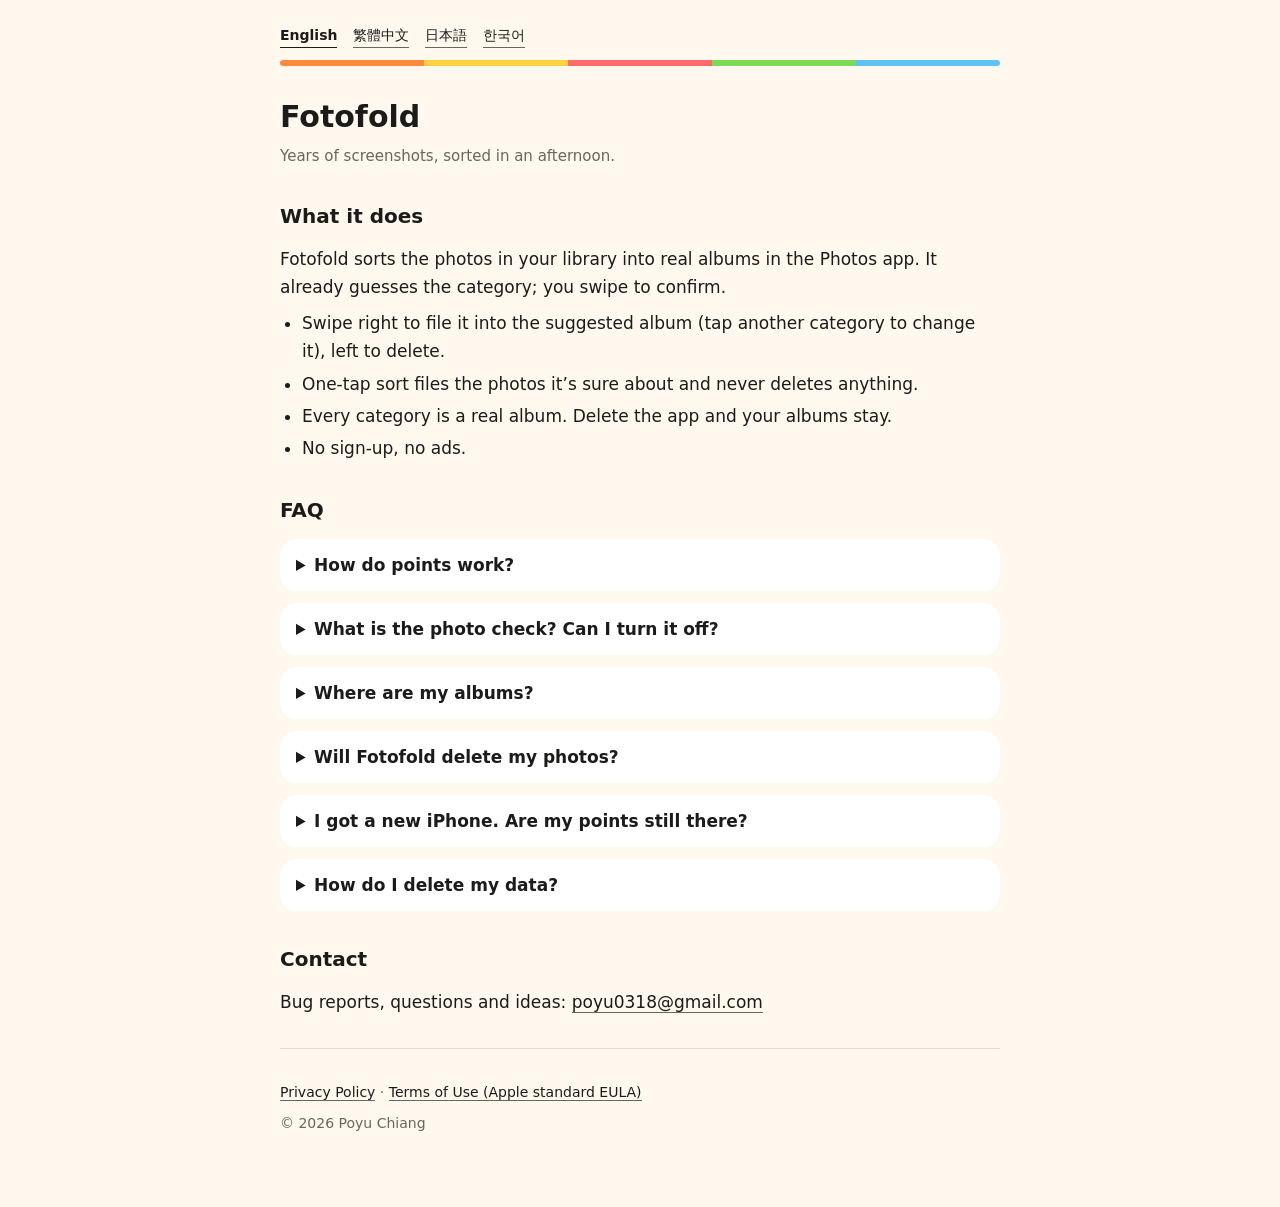
<file: index.html>
<!doctype html>
<html lang="en">
<head>
<meta charset="utf-8">
<meta name="viewport" content="width=device-width, initial-scale=1">
<meta name="color-scheme" content="light dark">
<title>Fotofold — Support</title>
<link rel="alternate" hreflang="en" href="index.html">
<link rel="alternate" hreflang="zh-Hant" href="index-zh-Hant.html">
<link rel="alternate" hreflang="ja" href="index-ja.html">
<link rel="alternate" hreflang="ko" href="index-ko.html">
<link rel="stylesheet" href="style.css">
</head>
<body>
<main>

<nav class="lang" aria-label="Language"><a href="index.html" hreflang="en" aria-current="page">English</a> <a href="index-zh-Hant.html" hreflang="zh-Hant">繁體中文</a> <a href="index-ja.html" hreflang="ja">日本語</a> <a href="index-ko.html" hreflang="ko">한국어</a></nav>
<div class="stripe" aria-hidden="true"><span style="background:var(--orange)"></span><span style="background:var(--yellow)"></span><span style="background:var(--coral)"></span><span style="background:var(--green)"></span><span style="background:var(--sky)"></span></div>
<header><h1>Fotofold</h1><p class="tagline">Years of screenshots, sorted in an afternoon.</p></header>
<section><h2>What it does</h2><p>Fotofold sorts the photos in your library into real albums in the Photos app. It already guesses the category; you swipe to confirm.</p><ul><li>Swipe right to file it into the suggested album (tap another category to change it), left to delete.</li><li>One-tap sort files the photos it’s sure about and never deletes anything.</li><li>Every category is a real album. Delete the app and your albums stay.</li><li>No sign-up, no ads.</li></ul></section>
<section><h2>FAQ</h2><details><summary>How do points work?</summary><p>Swiping one by one is always free. One-tap sort charges before it starts, by how many photos it will sort: 1 point per 10 photos. You see the photo count and points before you start, and sorting the same photo again isn&#x27;t charged twice. Filing photos into albums and deleting them are free. New users get 100 points, enough for about 1,000 photos. Point packs (300, 1,000 and 2,000) are one-time purchases, not subscriptions, and points never expire.</p></details><details><summary>What is the photo check? Can I turn it off?</summary><p>With your permission, reduced-size copies of some photos (and the names of categories you create yourself) are sent to our server and analyzed by Anthropic’s AI service, Claude, to sort them. We don’t keep them; Anthropic doesn’t train on them and deletes them automatically, usually within 30 days. Turn it off anytime in Settings → Points → “Send unsure photos for checking”; sorting with the default categories keeps working, but adding new categories needs your permission. See the Privacy Policy for details.</p></details><details><summary>Where are my albums?</summary><p>In the Photos app: Albums tab, near the bottom of the list.</p></details><details><summary>Will Fotofold delete my photos?</summary><p>Only photos you swipe left, and only after you confirm in the iOS dialog (once per round). They go to Recently Deleted and can be recovered for 30 days. One-tap sort never deletes.</p></details><details><summary>I got a new iPhone. Are my points still there?</summary><p>Points belong to an anonymous ID kept in iCloud Keychain. If iCloud Keychain is on with the same Apple Account, your points come with you. If they don’t, email us.</p></details><details><summary>How do I delete my data?</summary><p>Deleting the app removes its data from your iPhone; the albums stay in Photos. A list of those albums stays in this iPhone’s keychain (never uploaded) so they reconnect if you reinstall. To delete your anonymous ID, points and records on our server, email us from Settings → Contact Us (the email includes your anonymous ID). We delete them within 30 days (remaining points are removed too).</p></details></section>
<section><h2>Contact</h2><p>Bug reports, questions and ideas: <a href="mailto:poyu0318@gmail.com">poyu0318@gmail.com</a></p></section>
<footer><p><a href="privacy.html">Privacy Policy</a> · <a href="https://www.apple.com/legal/internet-services/itunes/dev/stdeula/">Terms of Use (Apple standard EULA)</a></p><p>© 2026 Poyu Chiang</p></footer>
</main>
</body>
</html>
</file>
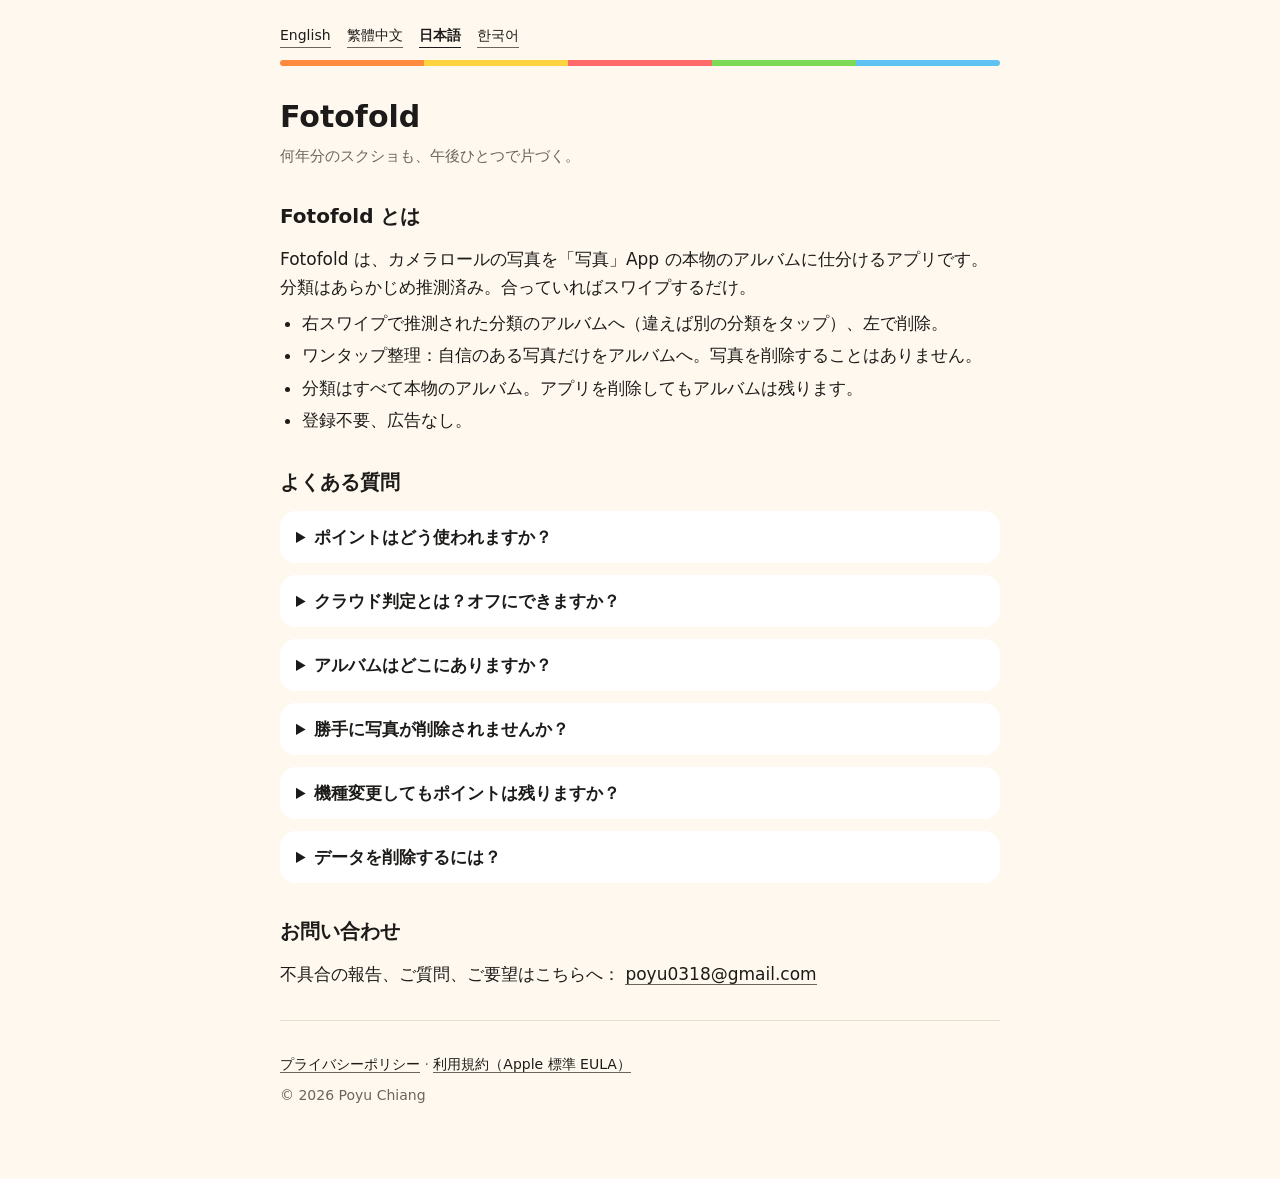
<file: index-ja.html>
<!doctype html>
<html lang="ja">
<head>
<meta charset="utf-8">
<meta name="viewport" content="width=device-width, initial-scale=1">
<meta name="color-scheme" content="light dark">
<title>Fotofold — サポート</title>
<link rel="alternate" hreflang="en" href="index.html">
<link rel="alternate" hreflang="zh-Hant" href="index-zh-Hant.html">
<link rel="alternate" hreflang="ja" href="index-ja.html">
<link rel="alternate" hreflang="ko" href="index-ko.html">
<link rel="stylesheet" href="style.css">
</head>
<body>
<main>

<nav class="lang" aria-label="Language"><a href="index.html" hreflang="en">English</a> <a href="index-zh-Hant.html" hreflang="zh-Hant">繁體中文</a> <a href="index-ja.html" hreflang="ja" aria-current="page">日本語</a> <a href="index-ko.html" hreflang="ko">한국어</a></nav>
<div class="stripe" aria-hidden="true"><span style="background:var(--orange)"></span><span style="background:var(--yellow)"></span><span style="background:var(--coral)"></span><span style="background:var(--green)"></span><span style="background:var(--sky)"></span></div>
<header><h1>Fotofold</h1><p class="tagline">何年分のスクショも、午後ひとつで片づく。</p></header>
<section><h2>Fotofold とは</h2><p>Fotofold は、カメラロールの写真を「写真」App の本物のアルバムに仕分けるアプリです。分類はあらかじめ推測済み。合っていればスワイプするだけ。</p><ul><li>右スワイプで推測された分類のアルバムへ（違えば別の分類をタップ）、左で削除。</li><li>ワンタップ整理：自信のある写真だけをアルバムへ。写真を削除することはありません。</li><li>分類はすべて本物のアルバム。アプリを削除してもアルバムは残ります。</li><li>登録不要、広告なし。</li></ul></section>
<section><h2>よくある質問</h2><details><summary>ポイントはどう使われますか？</summary><p>1枚ずつスワイプする整理はずっと無料です。ワンタップ整理は始める前に、整理する枚数で計算します。10 枚で 1 ポイントです。始める前に枚数とポイントを表示し、同じ写真をもう一度整理しても二重には使いません。アルバムに入れるのも写真の削除も無料です。新規ユーザーには 100 ポイント（約 1,000 枚分）を進呈。ポイントパック（300・1,000・2,000）は買い切りでサブスクリプションではなく、有効期限もありません。</p></details><details><summary>クラウド判定とは？オフにできますか？</summary><p>同意いただいた場合、一部の写真の縮小版（と、自分で付けた分類名）を私たちのサーバーに送り、Anthropic 社の AI サービス「Claude」が分析して仕分けます。写真は保存しません。Anthropic は学習に使わず、通常 30 日以内に自動で削除します。設定 → ポイント →「迷った写真を送って判定」からいつでもオフにできます。オフでも最初からある分類での仕分けは使えますが、分類の追加には同意が必要です。詳しくはプライバシーポリシーをご覧ください。</p></details><details><summary>アルバムはどこにありますか？</summary><p>「写真」App の「アルバム」タブ、一覧のいちばん下です。</p></details><details><summary>勝手に写真が削除されませんか？</summary><p>削除されるのは左にスワイプした写真だけで、1 ラウンドに 1 回表示される iOS の確認で承認したときだけです。削除した写真は「最近削除した項目」に 30 日間残り、復元できます。ワンタップ整理は削除しません。</p></details><details><summary>機種変更してもポイントは残りますか？</summary><p>ポイントは iCloud キーチェーンに保存された匿名 ID にひもづいています。同じ Apple アカウントで iCloud キーチェーンがオンなら、ポイントも引き継がれます。引き継がれない場合はメールでご連絡ください。</p></details><details><summary>データを削除するには？</summary><p>アプリを削除すると iPhone 上のデータは消えます（アルバムは「写真」に残ります）。アルバムの一覧は再インストール時につなぎ直すため、この iPhone のキーチェーンに残ります（アップロードされません）。サーバー上の匿名 ID、ポイント、記録を削除したい場合は、設定 → お問い合わせ からメールしてください（匿名 ID が自動で記載されます）。30 日以内に削除します（残りのポイントも削除されます）。</p></details></section>
<section><h2>お問い合わせ</h2><p>不具合の報告、ご質問、ご要望はこちらへ： <a href="mailto:poyu0318@gmail.com">poyu0318@gmail.com</a></p></section>
<footer><p><a href="privacy-ja.html">プライバシーポリシー</a> · <a href="https://www.apple.com/legal/internet-services/itunes/dev/stdeula/">利用規約（Apple 標準 EULA）</a></p><p>© 2026 Poyu Chiang</p></footer>
</main>
</body>
</html>
</file>
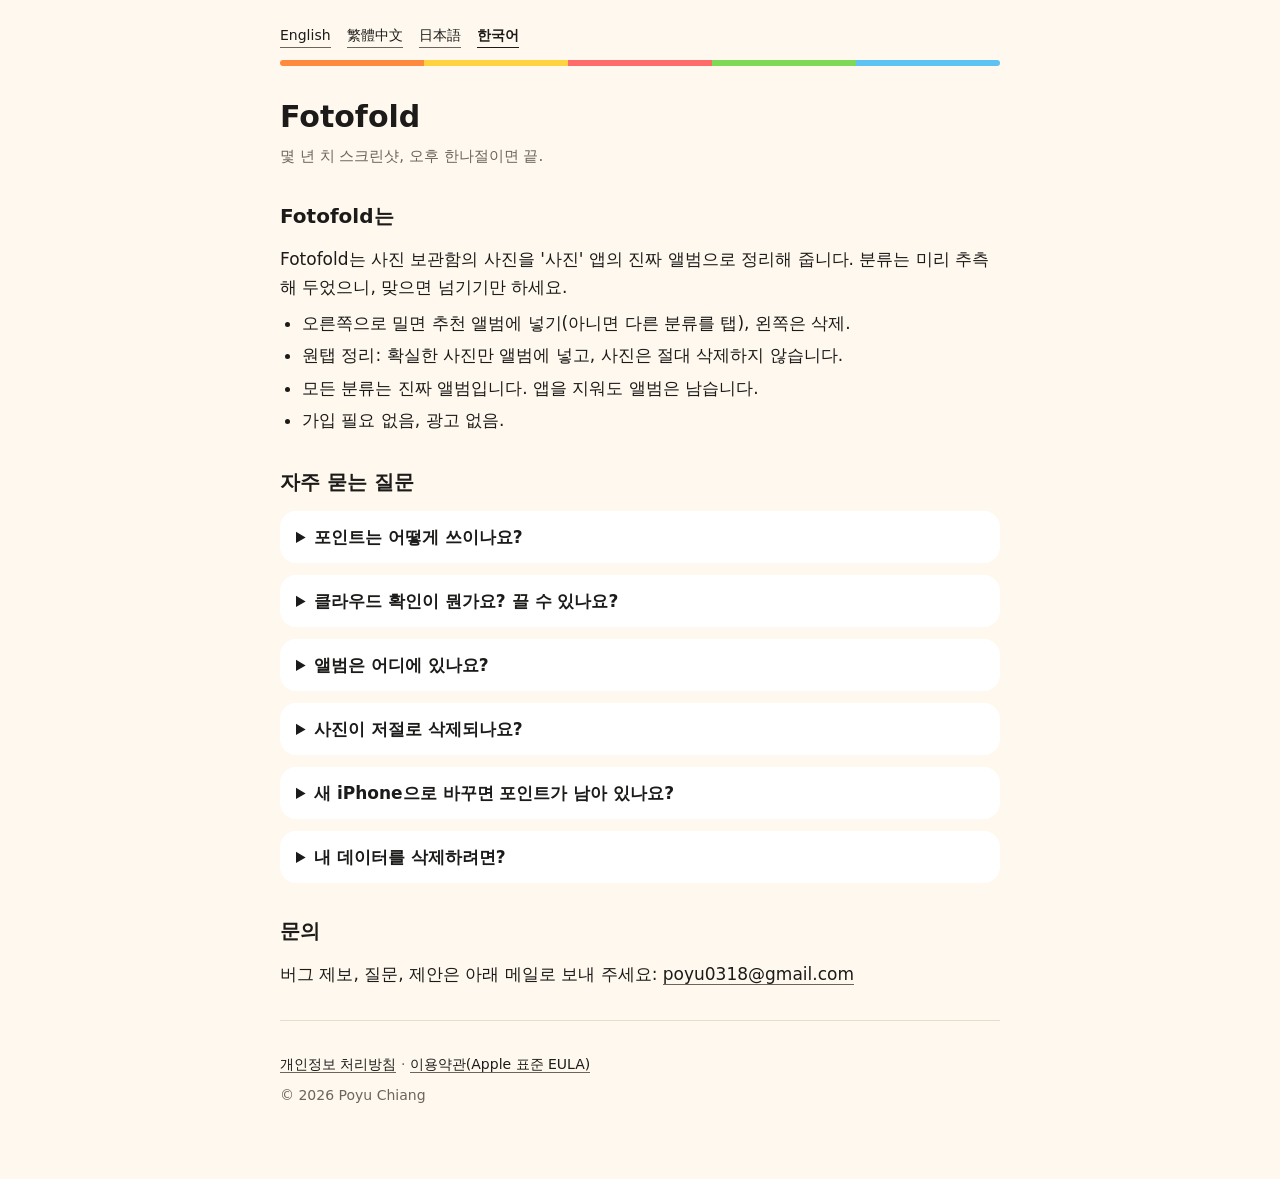
<file: index-ko.html>
<!doctype html>
<html lang="ko">
<head>
<meta charset="utf-8">
<meta name="viewport" content="width=device-width, initial-scale=1">
<meta name="color-scheme" content="light dark">
<title>Fotofold — 지원</title>
<link rel="alternate" hreflang="en" href="index.html">
<link rel="alternate" hreflang="zh-Hant" href="index-zh-Hant.html">
<link rel="alternate" hreflang="ja" href="index-ja.html">
<link rel="alternate" hreflang="ko" href="index-ko.html">
<link rel="stylesheet" href="style.css">
</head>
<body>
<main>

<nav class="lang" aria-label="Language"><a href="index.html" hreflang="en">English</a> <a href="index-zh-Hant.html" hreflang="zh-Hant">繁體中文</a> <a href="index-ja.html" hreflang="ja">日本語</a> <a href="index-ko.html" hreflang="ko" aria-current="page">한국어</a></nav>
<div class="stripe" aria-hidden="true"><span style="background:var(--orange)"></span><span style="background:var(--yellow)"></span><span style="background:var(--coral)"></span><span style="background:var(--green)"></span><span style="background:var(--sky)"></span></div>
<header><h1>Fotofold</h1><p class="tagline">몇 년 치 스크린샷, 오후 한나절이면 끝.</p></header>
<section><h2>Fotofold는</h2><p>Fotofold는 사진 보관함의 사진을 &#x27;사진&#x27; 앱의 진짜 앨범으로 정리해 줍니다. 분류는 미리 추측해 두었으니, 맞으면 넘기기만 하세요.</p><ul><li>오른쪽으로 밀면 추천 앨범에 넣기(아니면 다른 분류를 탭), 왼쪽은 삭제.</li><li>원탭 정리: 확실한 사진만 앨범에 넣고, 사진은 절대 삭제하지 않습니다.</li><li>모든 분류는 진짜 앨범입니다. 앱을 지워도 앨범은 남습니다.</li><li>가입 필요 없음, 광고 없음.</li></ul></section>
<section><h2>자주 묻는 질문</h2><details><summary>포인트는 어떻게 쓰이나요?</summary><p>한 장씩 넘기며 정리하는 건 언제나 무료입니다. 원탭 정리는 시작 전에 정리할 사진 장수로 계산합니다. 10장에 1포인트입니다. 시작 전에 장수와 포인트를 보여 드리고, 같은 사진을 다시 정리해도 두 번 쓰지 않습니다. 앨범에 넣는 것과 사진 삭제는 무료입니다. 신규 사용자에게 100포인트(약 1,000장 분량)를 드립니다. 포인트 팩(300·1,000·2,000)은 1회성 구매이며 구독이 아니고, 포인트는 만료되지 않습니다.</p></details><details><summary>클라우드 확인이 뭔가요? 끌 수 있나요?</summary><p>동의한 경우, 일부 사진의 축소본(과 직접 지은 분류 이름)을 저희 서버로 보내 Anthropic의 AI 서비스 &#x27;Claude&#x27;가 분석해 분류합니다. 사진은 보관하지 않으며, Anthropic은 학습에 쓰지 않고 보통 30일 이내에 자동으로 삭제합니다. 설정 → 포인트 → &#x27;확신 없는 사진 보내서 확인&#x27;에서 언제든 끌 수 있습니다. 꺼도 기본 분류로 정리할 수 있지만, 분류를 새로 추가하려면 동의가 필요합니다. 자세한 내용은 개인정보 처리방침을 참고하세요.</p></details><details><summary>앨범은 어디에 있나요?</summary><p>&#x27;사진&#x27; 앱의 &#x27;앨범&#x27; 탭, 목록 맨 아래에 있습니다.</p></details><details><summary>사진이 저절로 삭제되나요?</summary><p>왼쪽으로 민 사진만, 그리고 라운드마다 한 번 뜨는 iOS 확인 창에서 승인했을 때만 삭제됩니다. 삭제한 사진은 &#x27;최근 삭제된 항목&#x27;에 30일 동안 남아 복구할 수 있습니다. 원탭 정리는 삭제하지 않습니다.</p></details><details><summary>새 iPhone으로 바꾸면 포인트가 남아 있나요?</summary><p>포인트는 iCloud 키체인에 저장된 익명 ID에 연결되어 있습니다. 같은 Apple 계정에서 iCloud 키체인이 켜져 있으면 포인트도 함께 옮겨집니다. 옮겨지지 않았다면 메일로 알려 주세요.</p></details><details><summary>내 데이터를 삭제하려면?</summary><p>앱을 삭제하면 iPhone의 데이터가 지워집니다(앨범은 &#x27;사진&#x27;에 남습니다). 다시 설치할 때 앨범을 다시 연결하도록 앨범 목록은 이 iPhone의 키체인에 남습니다(업로드되지 않음). 서버에 있는 익명 ID, 포인트, 기록을 지우려면 설정 → 문의하기에서 메일을 보내 주세요(익명 ID가 자동으로 포함됩니다). 30일 이내에 삭제합니다(남은 포인트도 함께 삭제됩니다).</p></details></section>
<section><h2>문의</h2><p>버그 제보, 질문, 제안은 아래 메일로 보내 주세요: <a href="mailto:poyu0318@gmail.com">poyu0318@gmail.com</a></p></section>
<footer><p><a href="privacy-ko.html">개인정보 처리방침</a> · <a href="https://www.apple.com/legal/internet-services/itunes/dev/stdeula/">이용약관(Apple 표준 EULA)</a></p><p>© 2026 Poyu Chiang</p></footer>
</main>
</body>
</html>
</file>
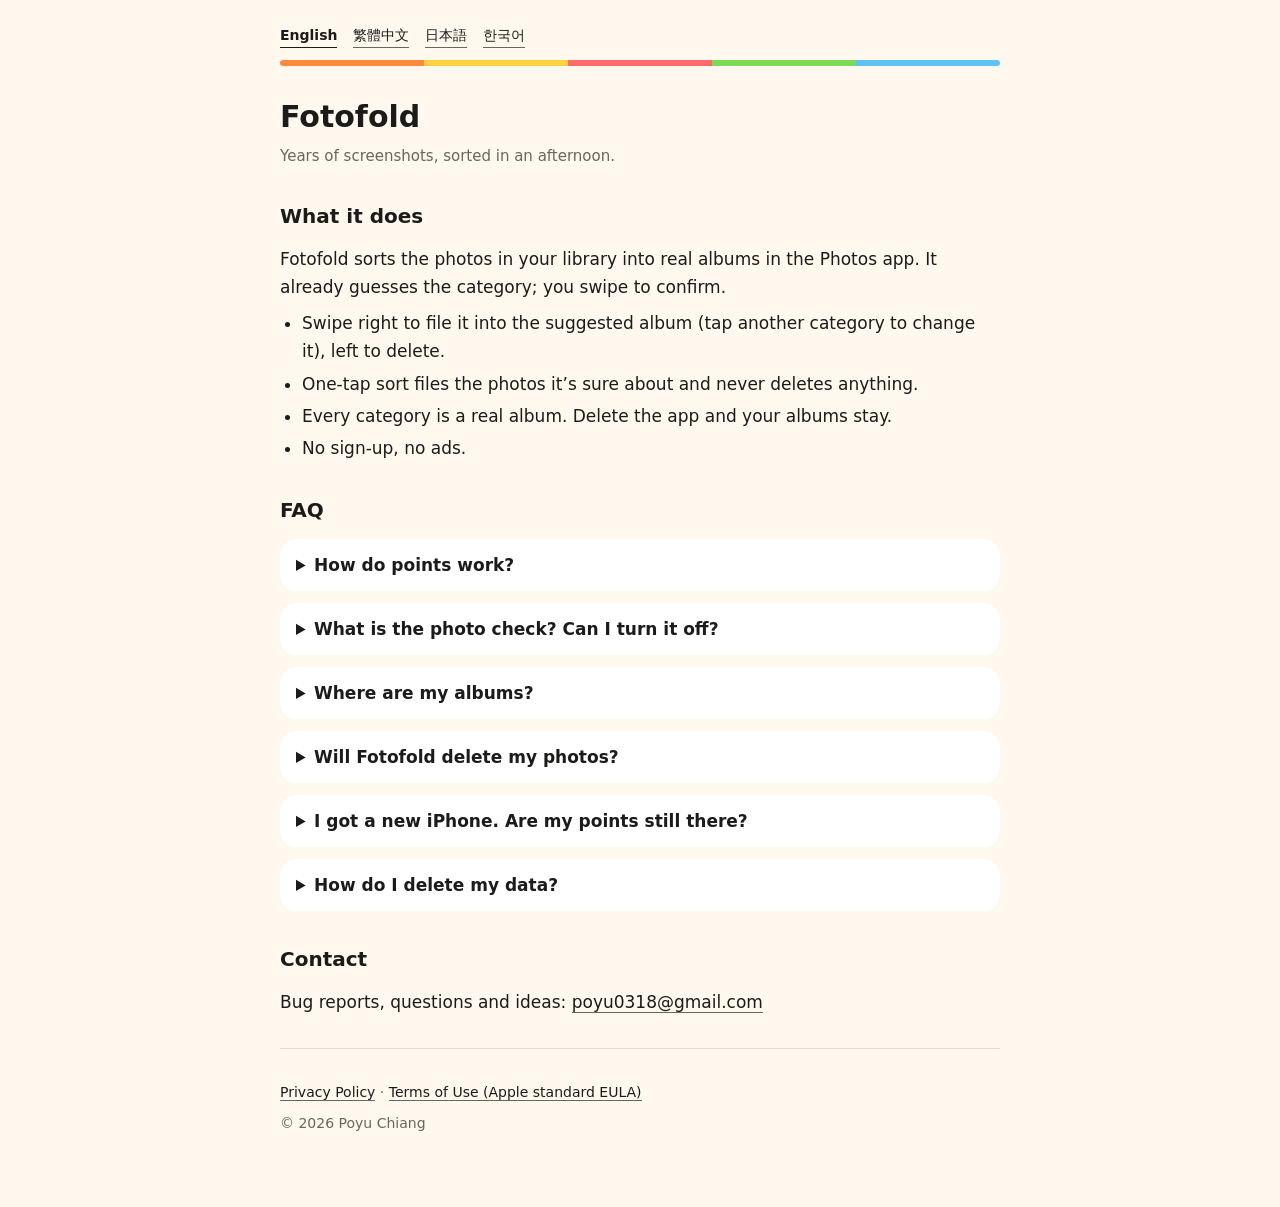
<file: index-zh-Hans.html>
<!doctype html>
<html lang="en">
<head>
<meta charset="utf-8">
<meta http-equiv="refresh" content="0; url=index.html">
<link rel="canonical" href="index.html">
<meta name="robots" content="noindex">
<title>Fotofold</title>
</head>
<body>
<p><a href="index.html">Fotofold</a></p>
</body>
</html>
</file>
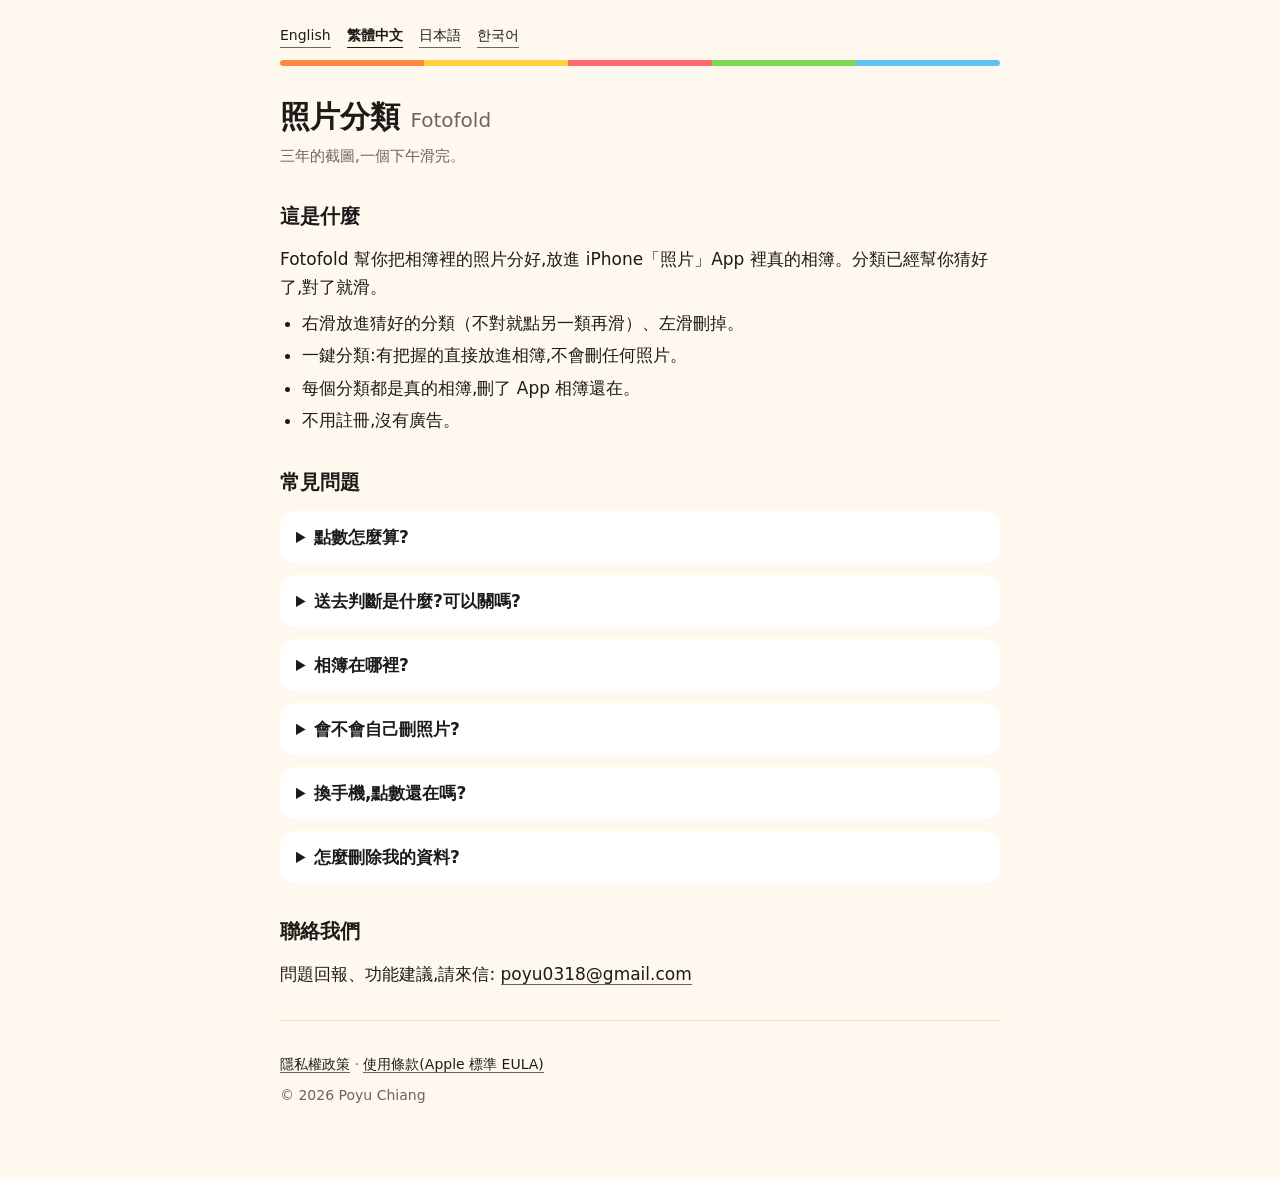
<file: index-zh-Hant.html>
<!doctype html>
<html lang="zh-Hant">
<head>
<meta charset="utf-8">
<meta name="viewport" content="width=device-width, initial-scale=1">
<meta name="color-scheme" content="light dark">
<title>照片分類 Fotofold — 支援</title>
<link rel="alternate" hreflang="en" href="index.html">
<link rel="alternate" hreflang="zh-Hant" href="index-zh-Hant.html">
<link rel="alternate" hreflang="ja" href="index-ja.html">
<link rel="alternate" hreflang="ko" href="index-ko.html">
<link rel="stylesheet" href="style.css">
</head>
<body>
<main>

<nav class="lang" aria-label="Language"><a href="index.html" hreflang="en">English</a> <a href="index-zh-Hant.html" hreflang="zh-Hant" aria-current="page">繁體中文</a> <a href="index-ja.html" hreflang="ja">日本語</a> <a href="index-ko.html" hreflang="ko">한국어</a></nav>
<div class="stripe" aria-hidden="true"><span style="background:var(--orange)"></span><span style="background:var(--yellow)"></span><span style="background:var(--coral)"></span><span style="background:var(--green)"></span><span style="background:var(--sky)"></span></div>
<header><h1>照片分類 <span class="en">Fotofold</span></h1><p class="tagline">三年的截圖,一個下午滑完。</p></header>
<section><h2>這是什麼</h2><p>Fotofold 幫你把相簿裡的照片分好,放進 iPhone「照片」App 裡真的相簿。分類已經幫你猜好了,對了就滑。</p><ul><li>右滑放進猜好的分類（不對就點另一類再滑）、左滑刪掉。</li><li>一鍵分類:有把握的直接放進相簿,不會刪任何照片。</li><li>每個分類都是真的相簿,刪了 App 相簿還在。</li><li>不用註冊,沒有廣告。</li></ul></section>
<section><h2>常見問題</h2><details><summary>點數怎麼算?</summary><p>自己一張張滑完全免費。一鍵分類開始前就照這次要整理的張數算好:每 10 張 1 點;開始前會寫清楚張數和點數,同一張照片再整理不重複收。放進相簿、刪照片都不用點數。新用戶送 100 點,大約可以整理 1,000 張照片。點數包有 300、1,000、2,000 點,都是單次購買,不是訂閱,買的點數不會過期。</p></details><details><summary>送去判斷是什麼?可以關嗎?</summary><p>經你同意後,部分照片的縮圖(以及你自己取的分類名稱)會傳到我們的伺服器,由 Anthropic 公司的 AI 服務「Claude」分析、完成分類。我們不留存照片;Anthropic 不拿來訓練,並會自動刪除,一般在 30 天內。設定 → 點數 →「不確定的照片送去判斷」隨時能關,關了照樣能用預設分類整理,只是新增分類需要你的同意。細節見隱私權政策。</p></details><details><summary>相簿在哪裡?</summary><p>在「照片」App 的「相簿」分頁,清單最下面。</p></details><details><summary>會不會自己刪照片?</summary><p>只有你左滑的照片會被刪,而且一輪只跳一次 iOS 確認框,你按了才刪。刪掉的在「最近刪除」,30 天內都能救回來。一鍵分類不會刪照片。</p></details><details><summary>換手機,點數還在嗎?</summary><p>點數跟著一組存在 iCloud 鑰匙圈的匿名 ID。新手機登入同一個 Apple 帳號、iCloud 鑰匙圈有開,點數就會跟過去。沒跟過去的話請來信。</p></details><details><summary>怎麼刪除我的資料?</summary><p>刪掉 App 就會刪掉手機上的資料,相簿留在「照片」裡。這些相簿的清單會留在這支手機的鑰匙圈(不上傳),重新安裝時用來接回。要刪除我們伺服器上的匿名 ID、點數和紀錄,請從 設定 → 聯絡我們 來信(信裡會自動附上你的匿名 ID),我們會在 30 天內刪除(剩下的點數也會一起刪掉)。</p></details></section>
<section><h2>聯絡我們</h2><p>問題回報、功能建議,請來信: <a href="mailto:poyu0318@gmail.com">poyu0318@gmail.com</a></p></section>
<footer><p><a href="privacy-zh-Hant.html">隱私權政策</a> · <a href="https://www.apple.com/legal/internet-services/itunes/dev/stdeula/">使用條款(Apple 標準 EULA)</a></p><p>© 2026 Poyu Chiang</p></footer>
</main>
</body>
</html>
</file>
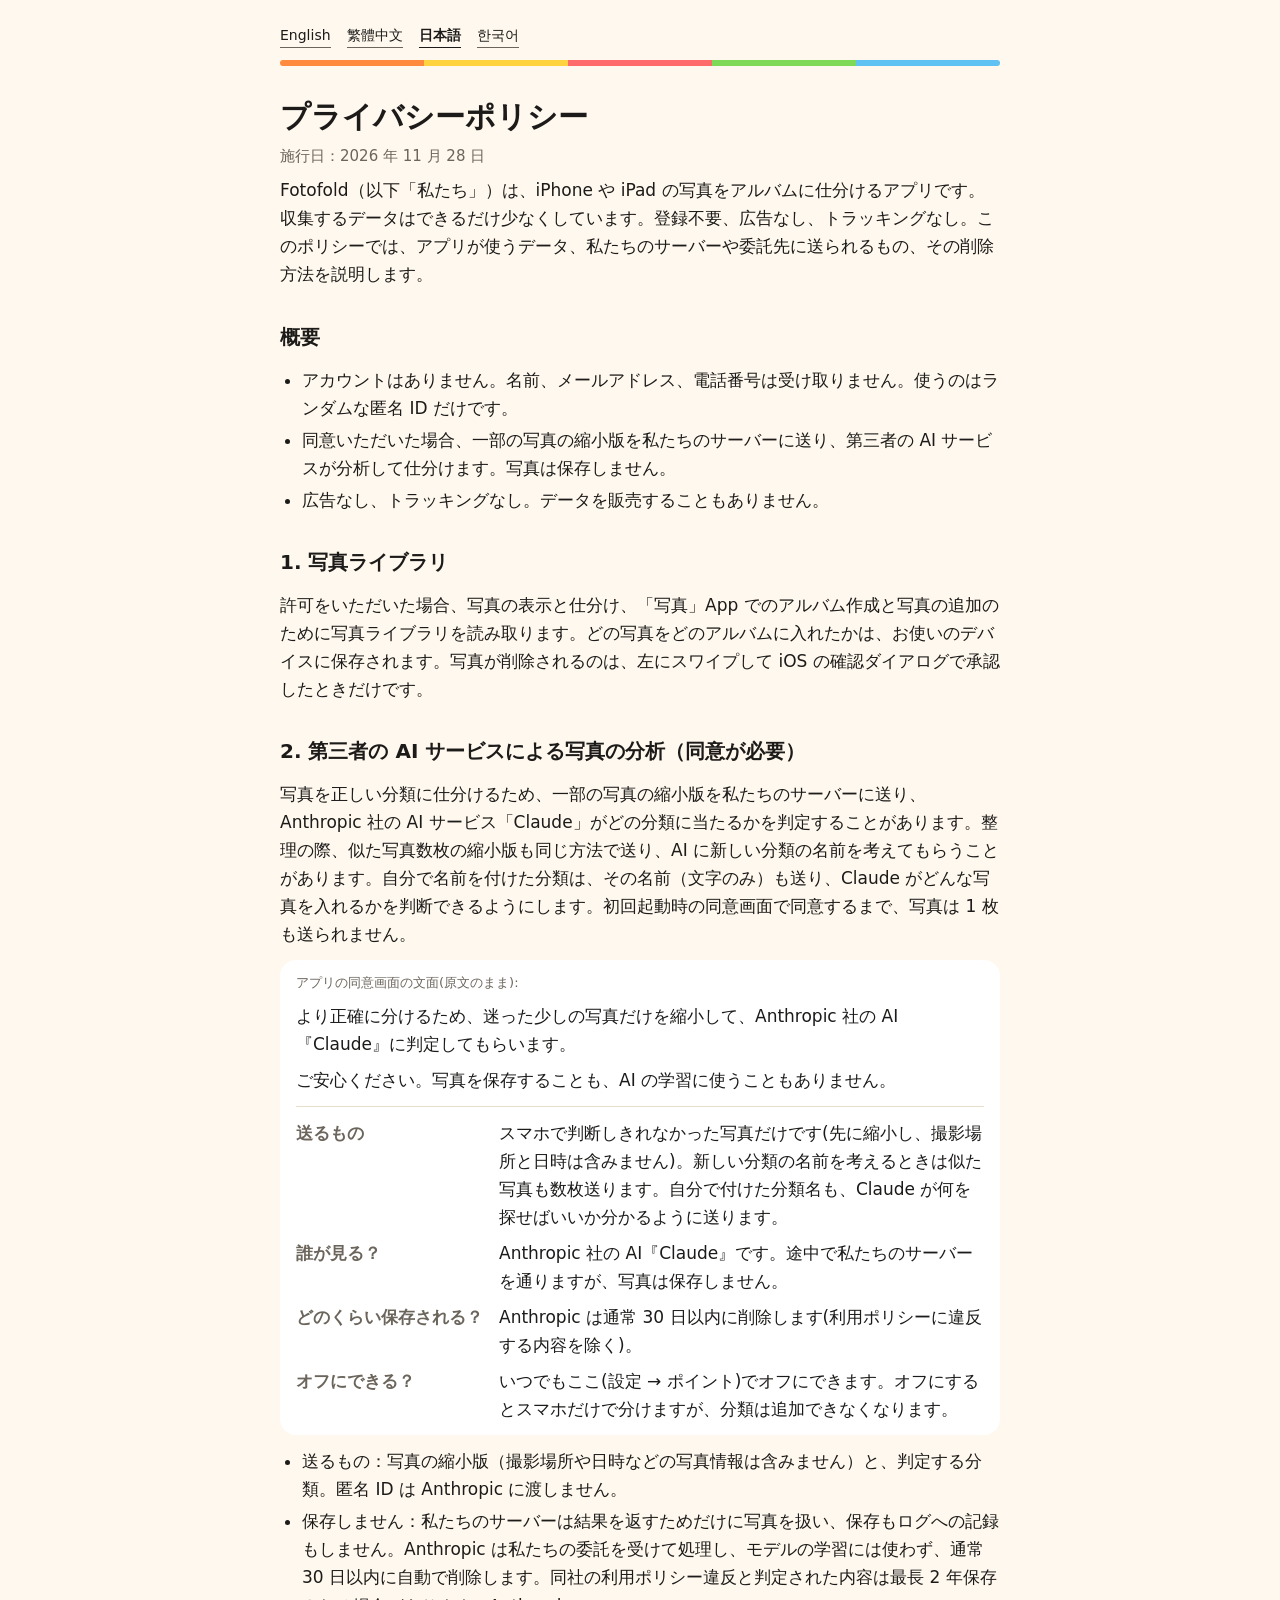
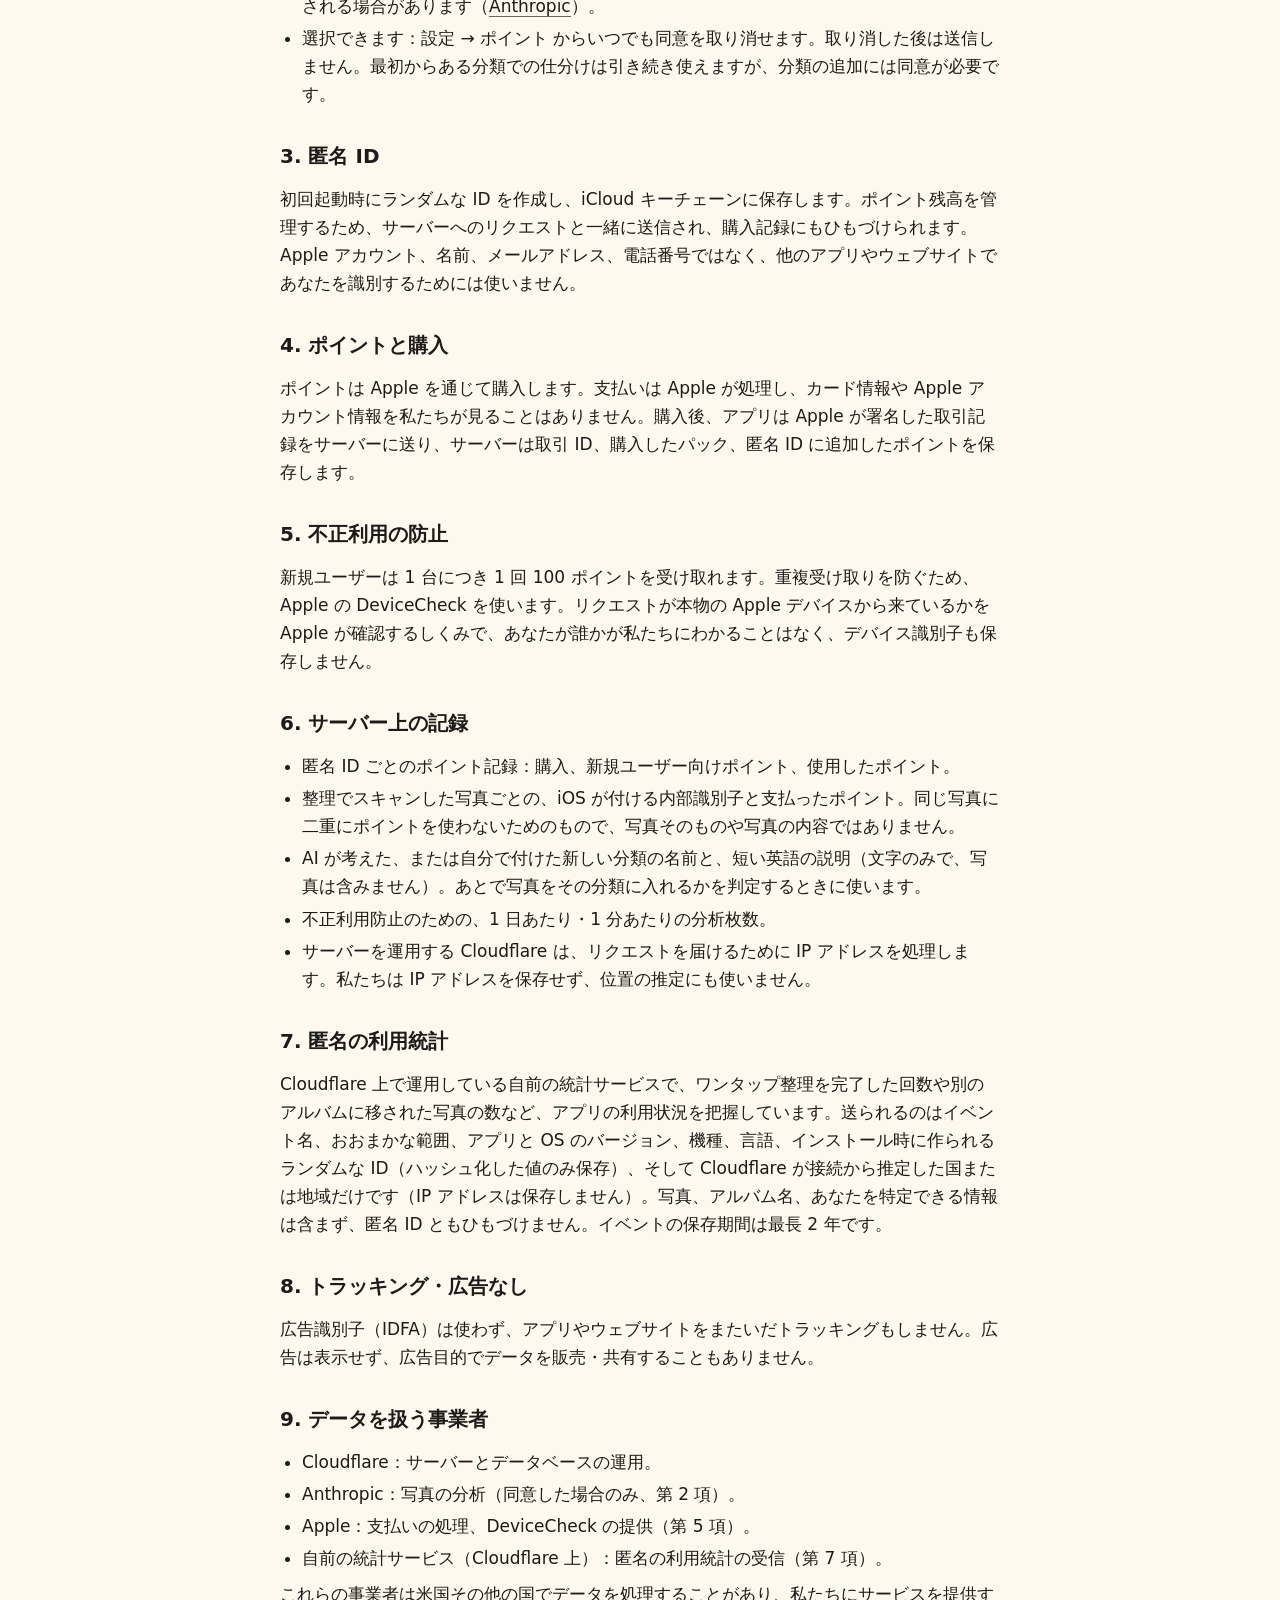
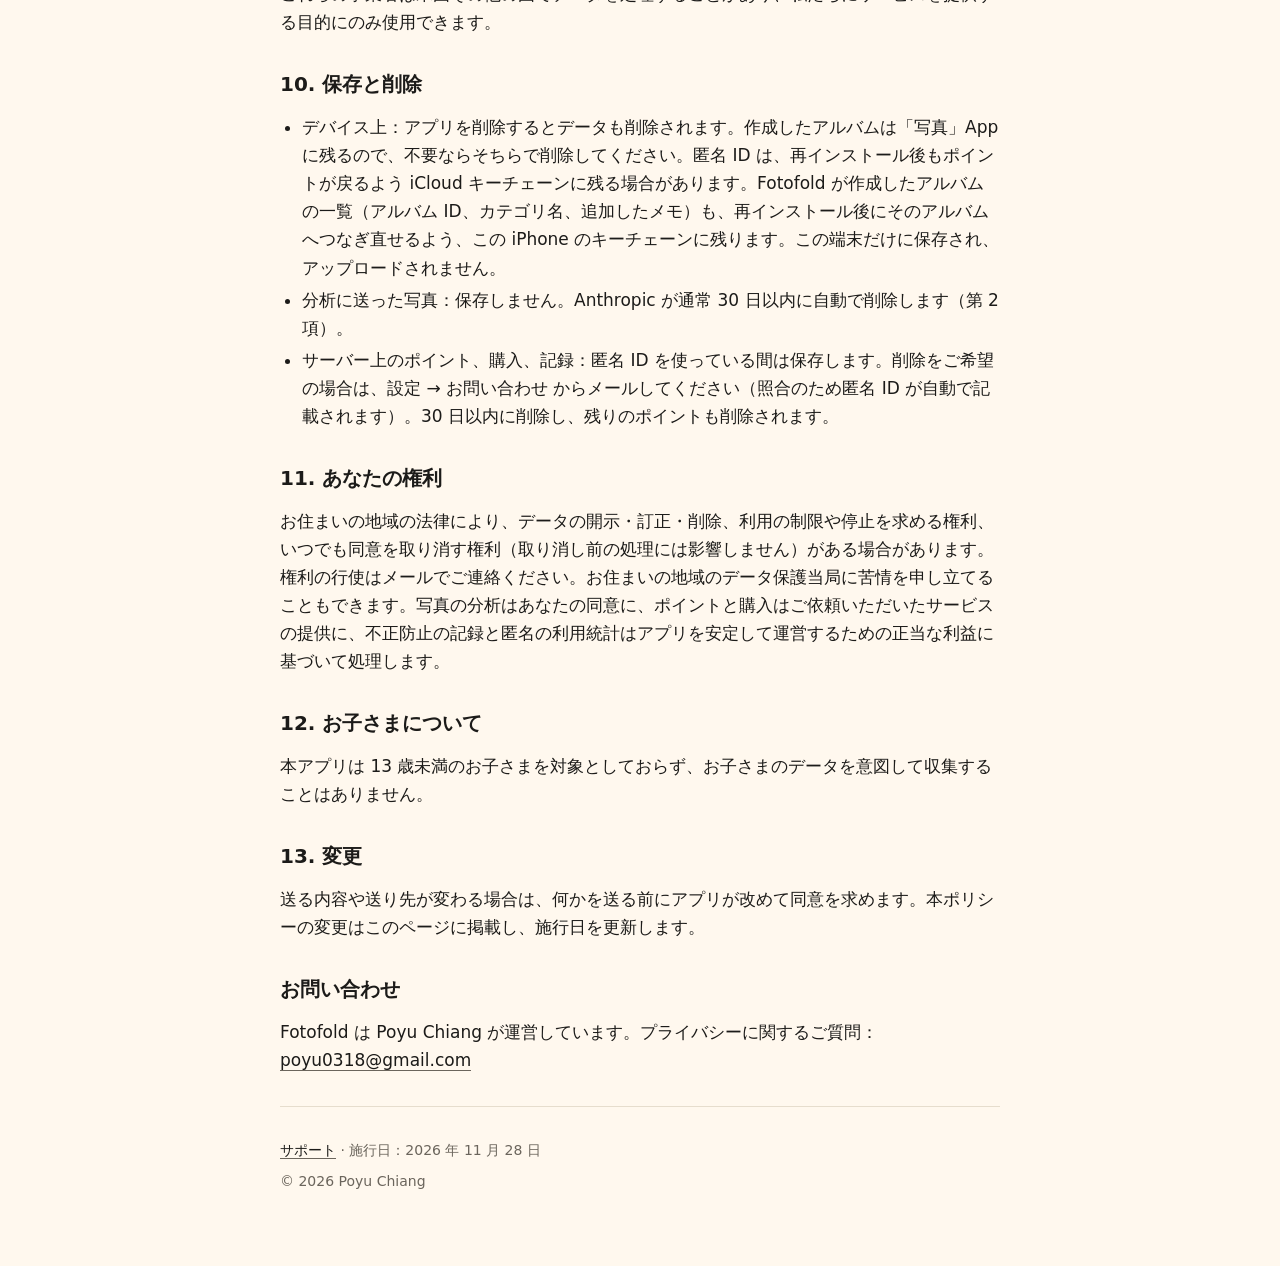
<file: privacy-ja.html>
<!doctype html>
<html lang="ja">
<head>
<meta charset="utf-8">
<meta name="viewport" content="width=device-width, initial-scale=1">
<meta name="color-scheme" content="light dark">
<title>Fotofold — プライバシーポリシー</title>
<link rel="alternate" hreflang="en" href="privacy.html">
<link rel="alternate" hreflang="zh-Hant" href="privacy-zh-Hant.html">
<link rel="alternate" hreflang="ja" href="privacy-ja.html">
<link rel="alternate" hreflang="ko" href="privacy-ko.html">
<link rel="stylesheet" href="style.css">
</head>
<body>
<main>

<nav class="lang" aria-label="Language"><a href="privacy.html" hreflang="en">English</a> <a href="privacy-zh-Hant.html" hreflang="zh-Hant">繁體中文</a> <a href="privacy-ja.html" hreflang="ja" aria-current="page">日本語</a> <a href="privacy-ko.html" hreflang="ko">한국어</a></nav>
<div class="stripe" aria-hidden="true"><span style="background:var(--orange)"></span><span style="background:var(--yellow)"></span><span style="background:var(--coral)"></span><span style="background:var(--green)"></span><span style="background:var(--sky)"></span></div>
<header><h1>プライバシーポリシー</h1><p class="effective">施行日：2026 年 11 月 28 日</p></header>
<p>Fotofold（以下「私たち」）は、iPhone や iPad の写真をアルバムに仕分けるアプリです。収集するデータはできるだけ少なくしています。登録不要、広告なし、トラッキングなし。このポリシーでは、アプリが使うデータ、私たちのサーバーや委託先に送られるもの、その削除方法を説明します。</p>
<section><h2>概要</h2><ul><li>アカウントはありません。名前、メールアドレス、電話番号は受け取りません。使うのはランダムな匿名 ID だけです。</li><li>同意いただいた場合、一部の写真の縮小版を私たちのサーバーに送り、第三者の AI サービスが分析して仕分けます。写真は保存しません。</li><li>広告なし、トラッキングなし。データを販売することもありません。</li></ul></section>
<section><h2>1. 写真ライブラリ</h2><p>許可をいただいた場合、写真の表示と仕分け、「写真」App でのアルバム作成と写真の追加のために写真ライブラリを読み取ります。どの写真をどのアルバムに入れたかは、お使いのデバイスに保存されます。写真が削除されるのは、左にスワイプして iOS の確認ダイアログで承認したときだけです。</p></section>
<section><h2>2. 第三者の AI サービスによる写真の分析（同意が必要）</h2><p>写真を正しい分類に仕分けるため、一部の写真の縮小版を私たちのサーバーに送り、Anthropic 社の AI サービス「Claude」がどの分類に当たるかを判定することがあります。整理の際、似た写真数枚の縮小版も同じ方法で送り、AI に新しい分類の名前を考えてもらうことがあります。自分で名前を付けた分類は、その名前（文字のみ）も送り、Claude がどんな写真を入れるかを判断できるようにします。初回起動時の同意画面で同意するまで、写真は 1 枚も送られません。</p><div class="consent"><p class="label">アプリの同意画面の文面(原文のまま):</p><div class="summary"><p>より正確に分けるため、迷った少しの写真だけを縮小して、Anthropic 社の AI『Claude』に判定してもらいます。</p><p>ご安心ください。写真を保存することも、AI の学習に使うこともありません。</p></div><dl><dt>送るもの</dt><dd>スマホで判断しきれなかった写真だけです(先に縮小し、撮影場所と日時は含みません)。新しい分類の名前を考えるときは似た写真も数枚送ります。自分で付けた分類名も、Claude が何を探せばいいか分かるように送ります。</dd><dt>誰が見る？</dt><dd>Anthropic 社の AI『Claude』です。途中で私たちのサーバーを通りますが、写真は保存しません。</dd><dt>どのくらい保存される？</dt><dd>Anthropic は通常 30 日以内に削除します(利用ポリシーに違反する内容を除く)。</dd><dt>オフにできる？</dt><dd>いつでもここ(設定 → ポイント)でオフにできます。オフにするとスマホだけで分けますが、分類は追加できなくなります。</dd></dl></div><ul><li>送るもの：写真の縮小版（撮影場所や日時などの写真情報は含みません）と、判定する分類。匿名 ID は Anthropic に渡しません。</li><li>保存しません：私たちのサーバーは結果を返すためだけに写真を扱い、保存もログへの記録もしません。Anthropic は私たちの委託を受けて処理し、モデルの学習には使わず、通常 30 日以内に自動で削除します。同社の利用ポリシー違反と判定された内容は最長 2 年保存される場合があります（<a href="https://privacy.claude.com/en/articles/7996866-how-long-do-you-store-my-organization-s-data">Anthropic</a>）。</li><li>選択できます：設定 → ポイント からいつでも同意を取り消せます。取り消した後は送信しません。最初からある分類での仕分けは引き続き使えますが、分類の追加には同意が必要です。</li></ul></section>
<section><h2>3. 匿名 ID</h2><p>初回起動時にランダムな ID を作成し、iCloud キーチェーンに保存します。ポイント残高を管理するため、サーバーへのリクエストと一緒に送信され、購入記録にもひもづけられます。Apple アカウント、名前、メールアドレス、電話番号ではなく、他のアプリやウェブサイトであなたを識別するためには使いません。</p></section>
<section><h2>4. ポイントと購入</h2><p>ポイントは Apple を通じて購入します。支払いは Apple が処理し、カード情報や Apple アカウント情報を私たちが見ることはありません。購入後、アプリは Apple が署名した取引記録をサーバーに送り、サーバーは取引 ID、購入したパック、匿名 ID に追加したポイントを保存します。</p></section>
<section><h2>5. 不正利用の防止</h2><p>新規ユーザーは 1 台につき 1 回 100 ポイントを受け取れます。重複受け取りを防ぐため、Apple の DeviceCheck を使います。リクエストが本物の Apple デバイスから来ているかを Apple が確認するしくみで、あなたが誰かが私たちにわかることはなく、デバイス識別子も保存しません。</p></section>
<section><h2>6. サーバー上の記録</h2><ul><li>匿名 ID ごとのポイント記録：購入、新規ユーザー向けポイント、使用したポイント。</li><li>整理でスキャンした写真ごとの、iOS が付ける内部識別子と支払ったポイント。同じ写真に二重にポイントを使わないためのもので、写真そのものや写真の内容ではありません。</li><li>AI が考えた、または自分で付けた新しい分類の名前と、短い英語の説明（文字のみで、写真は含みません）。あとで写真をその分類に入れるかを判定するときに使います。</li><li>不正利用防止のための、1 日あたり・1 分あたりの分析枚数。</li><li>サーバーを運用する Cloudflare は、リクエストを届けるために IP アドレスを処理します。私たちは IP アドレスを保存せず、位置の推定にも使いません。</li></ul></section>
<section><h2>7. 匿名の利用統計</h2><p>Cloudflare 上で運用している自前の統計サービスで、ワンタップ整理を完了した回数や別のアルバムに移された写真の数など、アプリの利用状況を把握しています。送られるのはイベント名、おおまかな範囲、アプリと OS のバージョン、機種、言語、インストール時に作られるランダムな ID（ハッシュ化した値のみ保存）、そして Cloudflare が接続から推定した国または地域だけです（IP アドレスは保存しません）。写真、アルバム名、あなたを特定できる情報は含まず、匿名 ID ともひもづけません。イベントの保存期間は最長 2 年です。</p></section>
<section><h2>8. トラッキング・広告なし</h2><p>広告識別子（IDFA）は使わず、アプリやウェブサイトをまたいだトラッキングもしません。広告は表示せず、広告目的でデータを販売・共有することもありません。</p></section>
<section><h2>9. データを扱う事業者</h2><ul><li>Cloudflare：サーバーとデータベースの運用。</li><li>Anthropic：写真の分析（同意した場合のみ、第 2 項）。</li><li>Apple：支払いの処理、DeviceCheck の提供（第 5 項）。</li><li>自前の統計サービス（Cloudflare 上）：匿名の利用統計の受信（第 7 項）。</li></ul><p>これらの事業者は米国その他の国でデータを処理することがあり、私たちにサービスを提供する目的にのみ使用できます。</p></section>
<section><h2>10. 保存と削除</h2><ul><li>デバイス上：アプリを削除するとデータも削除されます。作成したアルバムは「写真」App に残るので、不要ならそちらで削除してください。匿名 ID は、再インストール後もポイントが戻るよう iCloud キーチェーンに残る場合があります。Fotofold が作成したアルバムの一覧（アルバム ID、カテゴリ名、追加したメモ）も、再インストール後にそのアルバムへつなぎ直せるよう、この iPhone のキーチェーンに残ります。この端末だけに保存され、アップロードされません。</li><li>分析に送った写真：保存しません。Anthropic が通常 30 日以内に自動で削除します（第 2 項）。</li><li>サーバー上のポイント、購入、記録：匿名 ID を使っている間は保存します。削除をご希望の場合は、設定 → お問い合わせ からメールしてください（照合のため匿名 ID が自動で記載されます）。30 日以内に削除し、残りのポイントも削除されます。</li></ul></section>
<section><h2>11. あなたの権利</h2><p>お住まいの地域の法律により、データの開示・訂正・削除、利用の制限や停止を求める権利、いつでも同意を取り消す権利（取り消し前の処理には影響しません）がある場合があります。権利の行使はメールでご連絡ください。お住まいの地域のデータ保護当局に苦情を申し立てることもできます。写真の分析はあなたの同意に、ポイントと購入はご依頼いただいたサービスの提供に、不正防止の記録と匿名の利用統計はアプリを安定して運営するための正当な利益に基づいて処理します。</p></section>
<section><h2>12. お子さまについて</h2><p>本アプリは 13 歳未満のお子さまを対象としておらず、お子さまのデータを意図して収集することはありません。</p></section>
<section><h2>13. 変更</h2><p>送る内容や送り先が変わる場合は、何かを送る前にアプリが改めて同意を求めます。本ポリシーの変更はこのページに掲載し、施行日を更新します。</p></section>
<section><h2>お問い合わせ</h2><p>Fotofold は Poyu Chiang が運営しています。プライバシーに関するご質問： <a href="mailto:poyu0318@gmail.com">poyu0318@gmail.com</a></p></section>
<footer><p><a href="index-ja.html">サポート</a> · 施行日：2026 年 11 月 28 日</p><p>© 2026 Poyu Chiang</p></footer>
</main>
</body>
</html>
</file>
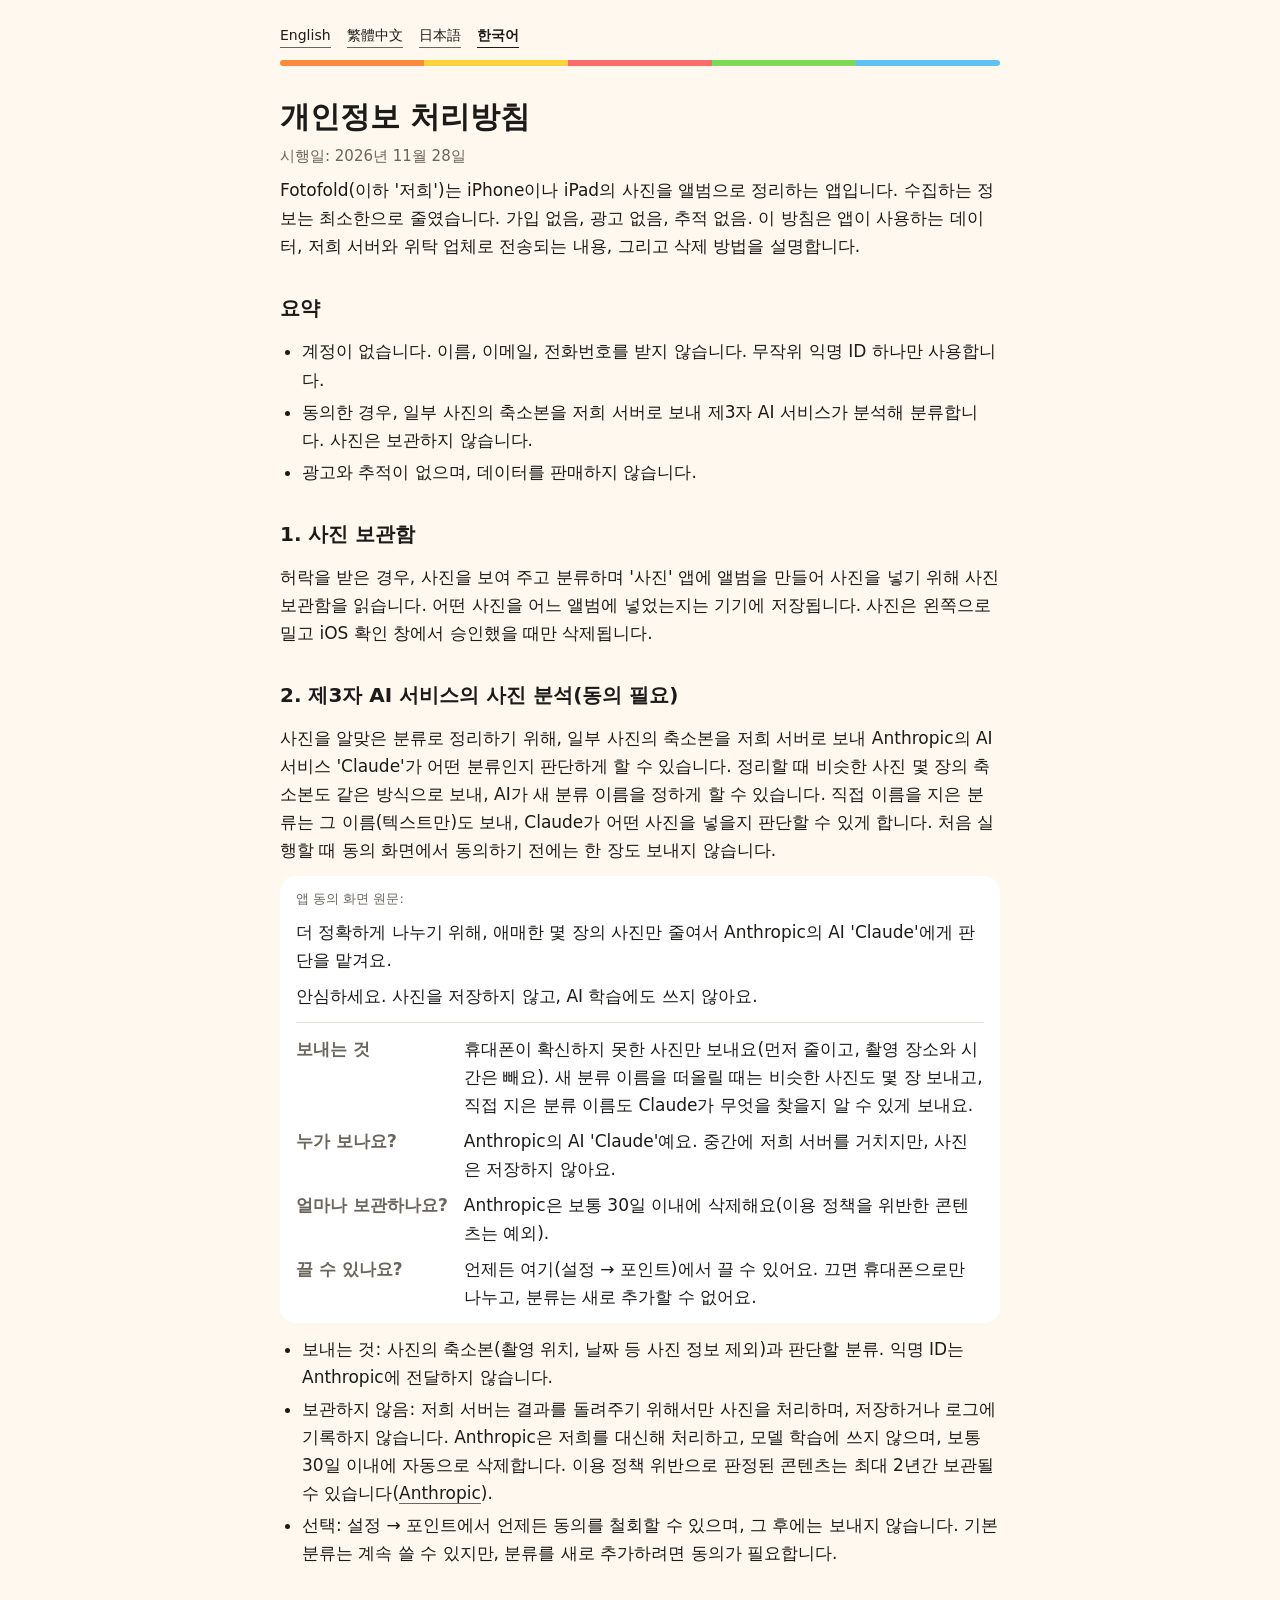
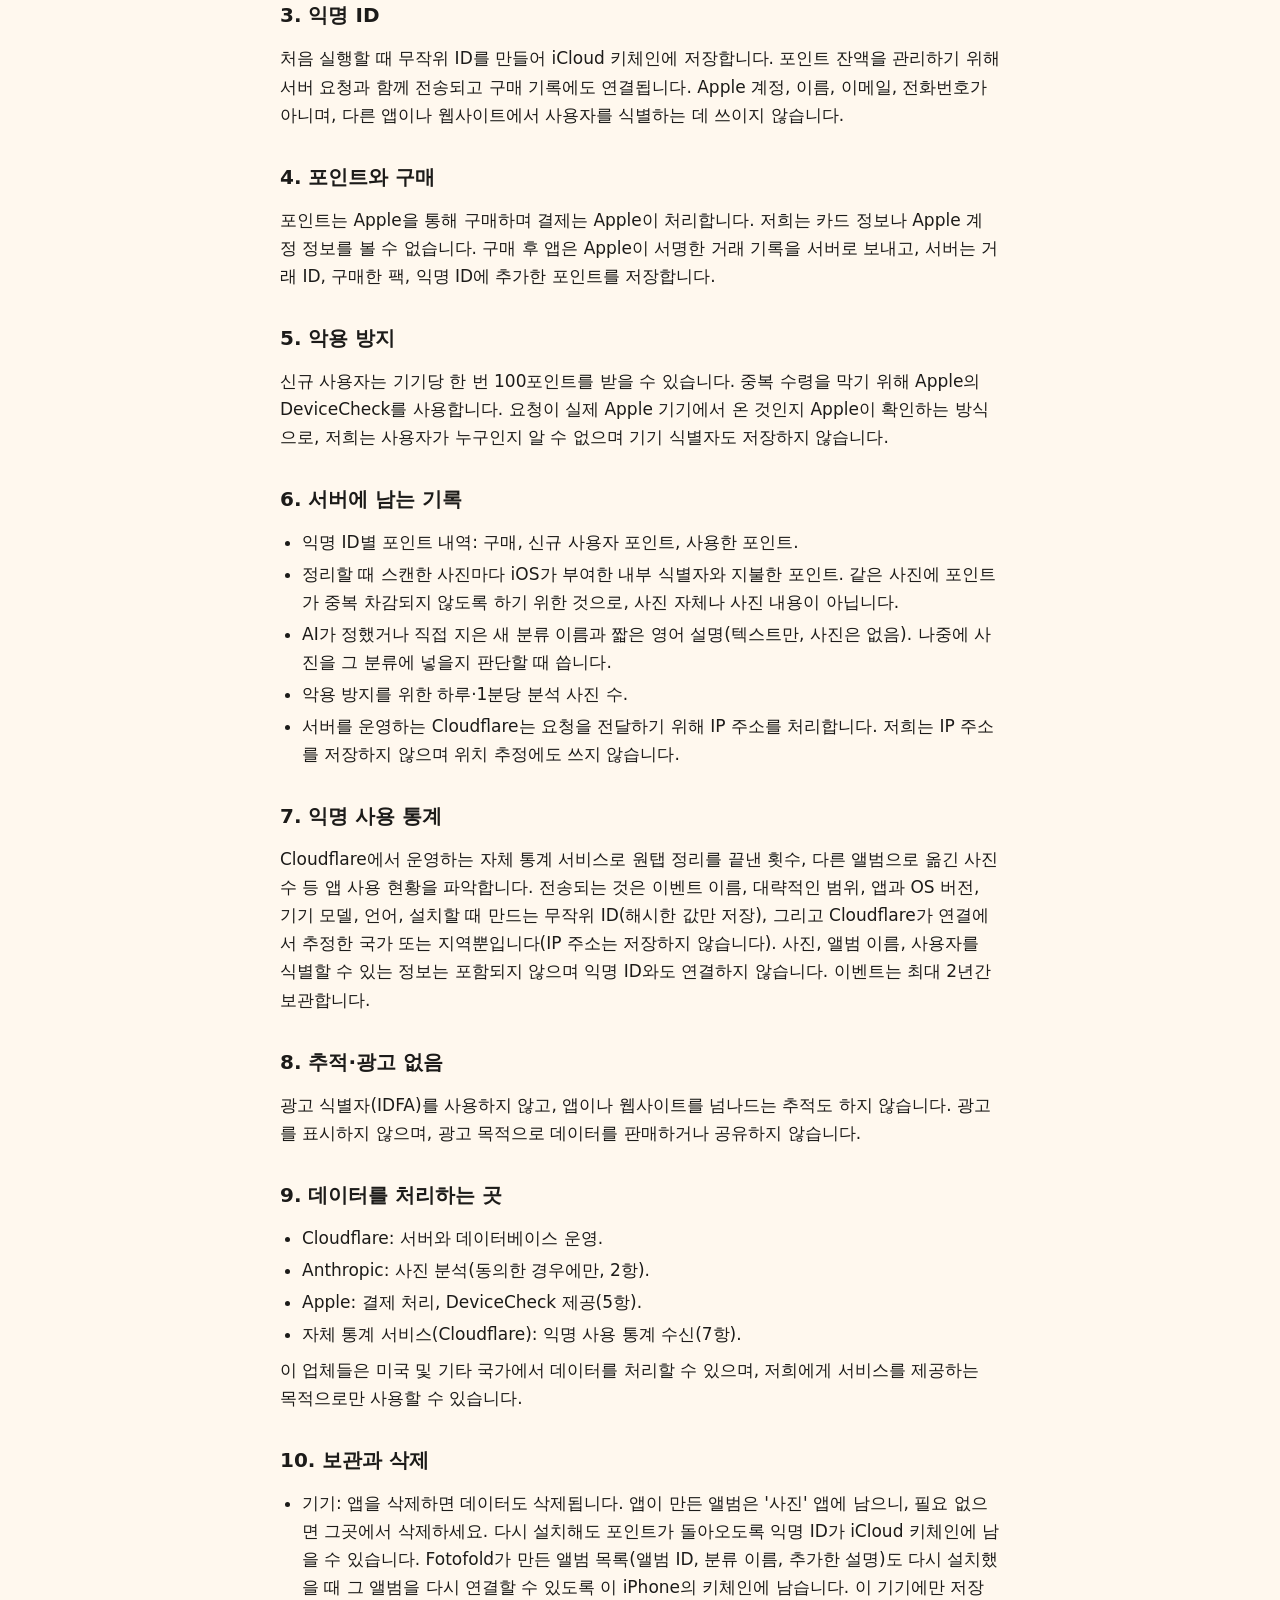
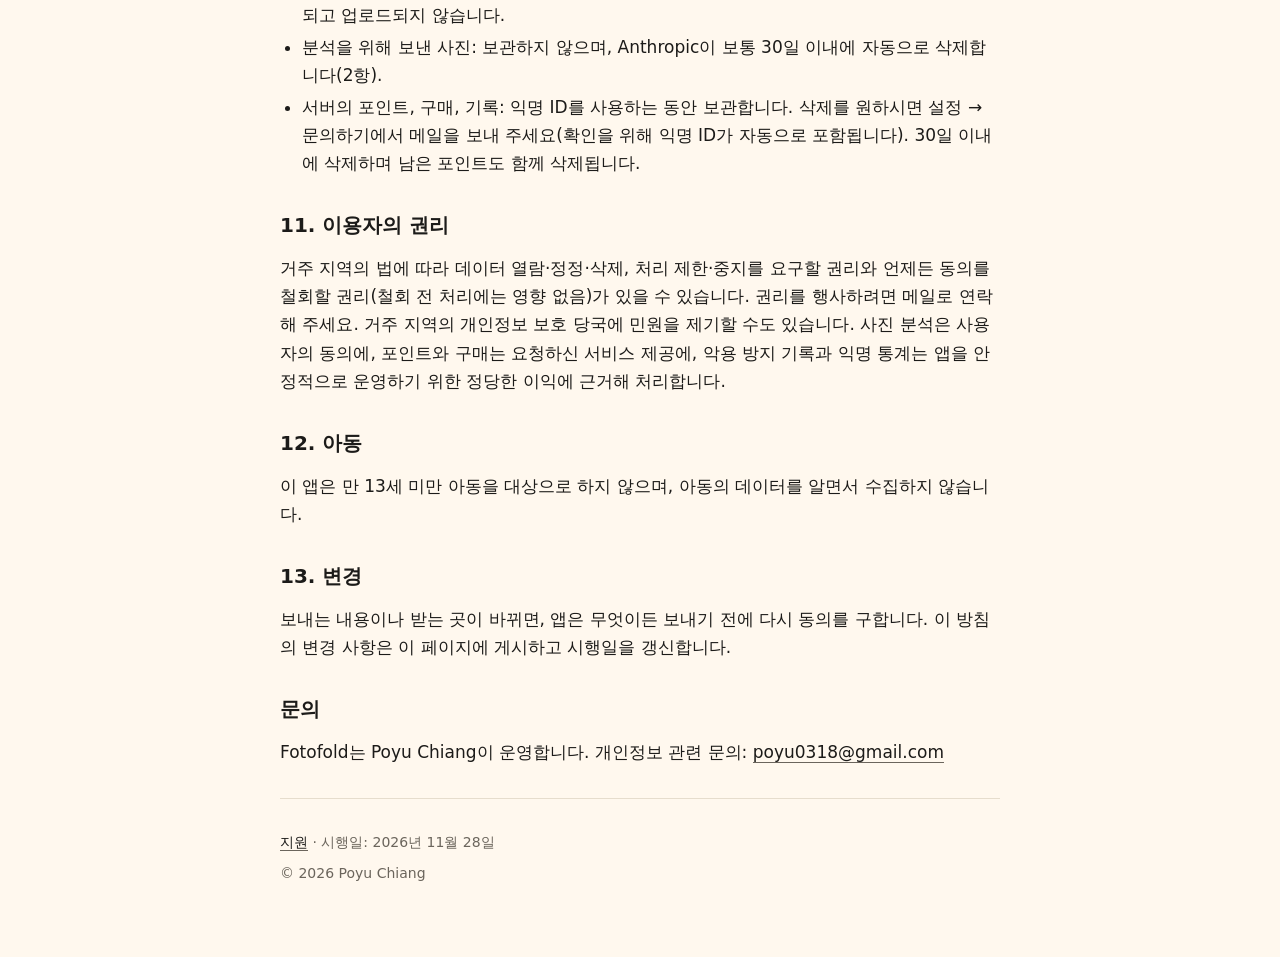
<file: privacy-ko.html>
<!doctype html>
<html lang="ko">
<head>
<meta charset="utf-8">
<meta name="viewport" content="width=device-width, initial-scale=1">
<meta name="color-scheme" content="light dark">
<title>Fotofold — 개인정보 처리방침</title>
<link rel="alternate" hreflang="en" href="privacy.html">
<link rel="alternate" hreflang="zh-Hant" href="privacy-zh-Hant.html">
<link rel="alternate" hreflang="ja" href="privacy-ja.html">
<link rel="alternate" hreflang="ko" href="privacy-ko.html">
<link rel="stylesheet" href="style.css">
</head>
<body>
<main>

<nav class="lang" aria-label="Language"><a href="privacy.html" hreflang="en">English</a> <a href="privacy-zh-Hant.html" hreflang="zh-Hant">繁體中文</a> <a href="privacy-ja.html" hreflang="ja">日本語</a> <a href="privacy-ko.html" hreflang="ko" aria-current="page">한국어</a></nav>
<div class="stripe" aria-hidden="true"><span style="background:var(--orange)"></span><span style="background:var(--yellow)"></span><span style="background:var(--coral)"></span><span style="background:var(--green)"></span><span style="background:var(--sky)"></span></div>
<header><h1>개인정보 처리방침</h1><p class="effective">시행일: 2026년 11월 28일</p></header>
<p>Fotofold(이하 &#x27;저희&#x27;)는 iPhone이나 iPad의 사진을 앨범으로 정리하는 앱입니다. 수집하는 정보는 최소한으로 줄였습니다. 가입 없음, 광고 없음, 추적 없음. 이 방침은 앱이 사용하는 데이터, 저희 서버와 위탁 업체로 전송되는 내용, 그리고 삭제 방법을 설명합니다.</p>
<section><h2>요약</h2><ul><li>계정이 없습니다. 이름, 이메일, 전화번호를 받지 않습니다. 무작위 익명 ID 하나만 사용합니다.</li><li>동의한 경우, 일부 사진의 축소본을 저희 서버로 보내 제3자 AI 서비스가 분석해 분류합니다. 사진은 보관하지 않습니다.</li><li>광고와 추적이 없으며, 데이터를 판매하지 않습니다.</li></ul></section>
<section><h2>1. 사진 보관함</h2><p>허락을 받은 경우, 사진을 보여 주고 분류하며 &#x27;사진&#x27; 앱에 앨범을 만들어 사진을 넣기 위해 사진 보관함을 읽습니다. 어떤 사진을 어느 앨범에 넣었는지는 기기에 저장됩니다. 사진은 왼쪽으로 밀고 iOS 확인 창에서 승인했을 때만 삭제됩니다.</p></section>
<section><h2>2. 제3자 AI 서비스의 사진 분석(동의 필요)</h2><p>사진을 알맞은 분류로 정리하기 위해, 일부 사진의 축소본을 저희 서버로 보내 Anthropic의 AI 서비스 &#x27;Claude&#x27;가 어떤 분류인지 판단하게 할 수 있습니다. 정리할 때 비슷한 사진 몇 장의 축소본도 같은 방식으로 보내, AI가 새 분류 이름을 정하게 할 수 있습니다. 직접 이름을 지은 분류는 그 이름(텍스트만)도 보내, Claude가 어떤 사진을 넣을지 판단할 수 있게 합니다. 처음 실행할 때 동의 화면에서 동의하기 전에는 한 장도 보내지 않습니다.</p><div class="consent"><p class="label">앱 동의 화면 원문:</p><div class="summary"><p>더 정확하게 나누기 위해, 애매한 몇 장의 사진만 줄여서 Anthropic의 AI &#x27;Claude&#x27;에게 판단을 맡겨요.</p><p>안심하세요. 사진을 저장하지 않고, AI 학습에도 쓰지 않아요.</p></div><dl><dt>보내는 것</dt><dd>휴대폰이 확신하지 못한 사진만 보내요(먼저 줄이고, 촬영 장소와 시간은 빼요). 새 분류 이름을 떠올릴 때는 비슷한 사진도 몇 장 보내고, 직접 지은 분류 이름도 Claude가 무엇을 찾을지 알 수 있게 보내요.</dd><dt>누가 보나요?</dt><dd>Anthropic의 AI &#x27;Claude&#x27;예요. 중간에 저희 서버를 거치지만, 사진은 저장하지 않아요.</dd><dt>얼마나 보관하나요?</dt><dd>Anthropic은 보통 30일 이내에 삭제해요(이용 정책을 위반한 콘텐츠는 예외).</dd><dt>끌 수 있나요?</dt><dd>언제든 여기(설정 → 포인트)에서 끌 수 있어요. 끄면 휴대폰으로만 나누고, 분류는 새로 추가할 수 없어요.</dd></dl></div><ul><li>보내는 것: 사진의 축소본(촬영 위치, 날짜 등 사진 정보 제외)과 판단할 분류. 익명 ID는 Anthropic에 전달하지 않습니다.</li><li>보관하지 않음: 저희 서버는 결과를 돌려주기 위해서만 사진을 처리하며, 저장하거나 로그에 기록하지 않습니다. Anthropic은 저희를 대신해 처리하고, 모델 학습에 쓰지 않으며, 보통 30일 이내에 자동으로 삭제합니다. 이용 정책 위반으로 판정된 콘텐츠는 최대 2년간 보관될 수 있습니다(<a href="https://privacy.claude.com/en/articles/7996866-how-long-do-you-store-my-organization-s-data">Anthropic</a>).</li><li>선택: 설정 → 포인트에서 언제든 동의를 철회할 수 있으며, 그 후에는 보내지 않습니다. 기본 분류는 계속 쓸 수 있지만, 분류를 새로 추가하려면 동의가 필요합니다.</li></ul></section>
<section><h2>3. 익명 ID</h2><p>처음 실행할 때 무작위 ID를 만들어 iCloud 키체인에 저장합니다. 포인트 잔액을 관리하기 위해 서버 요청과 함께 전송되고 구매 기록에도 연결됩니다. Apple 계정, 이름, 이메일, 전화번호가 아니며, 다른 앱이나 웹사이트에서 사용자를 식별하는 데 쓰이지 않습니다.</p></section>
<section><h2>4. 포인트와 구매</h2><p>포인트는 Apple을 통해 구매하며 결제는 Apple이 처리합니다. 저희는 카드 정보나 Apple 계정 정보를 볼 수 없습니다. 구매 후 앱은 Apple이 서명한 거래 기록을 서버로 보내고, 서버는 거래 ID, 구매한 팩, 익명 ID에 추가한 포인트를 저장합니다.</p></section>
<section><h2>5. 악용 방지</h2><p>신규 사용자는 기기당 한 번 100포인트를 받을 수 있습니다. 중복 수령을 막기 위해 Apple의 DeviceCheck를 사용합니다. 요청이 실제 Apple 기기에서 온 것인지 Apple이 확인하는 방식으로, 저희는 사용자가 누구인지 알 수 없으며 기기 식별자도 저장하지 않습니다.</p></section>
<section><h2>6. 서버에 남는 기록</h2><ul><li>익명 ID별 포인트 내역: 구매, 신규 사용자 포인트, 사용한 포인트.</li><li>정리할 때 스캔한 사진마다 iOS가 부여한 내부 식별자와 지불한 포인트. 같은 사진에 포인트가 중복 차감되지 않도록 하기 위한 것으로, 사진 자체나 사진 내용이 아닙니다.</li><li>AI가 정했거나 직접 지은 새 분류 이름과 짧은 영어 설명(텍스트만, 사진은 없음). 나중에 사진을 그 분류에 넣을지 판단할 때 씁니다.</li><li>악용 방지를 위한 하루·1분당 분석 사진 수.</li><li>서버를 운영하는 Cloudflare는 요청을 전달하기 위해 IP 주소를 처리합니다. 저희는 IP 주소를 저장하지 않으며 위치 추정에도 쓰지 않습니다.</li></ul></section>
<section><h2>7. 익명 사용 통계</h2><p>Cloudflare에서 운영하는 자체 통계 서비스로 원탭 정리를 끝낸 횟수, 다른 앨범으로 옮긴 사진 수 등 앱 사용 현황을 파악합니다. 전송되는 것은 이벤트 이름, 대략적인 범위, 앱과 OS 버전, 기기 모델, 언어, 설치할 때 만드는 무작위 ID(해시한 값만 저장), 그리고 Cloudflare가 연결에서 추정한 국가 또는 지역뿐입니다(IP 주소는 저장하지 않습니다). 사진, 앨범 이름, 사용자를 식별할 수 있는 정보는 포함되지 않으며 익명 ID와도 연결하지 않습니다. 이벤트는 최대 2년간 보관합니다.</p></section>
<section><h2>8. 추적·광고 없음</h2><p>광고 식별자(IDFA)를 사용하지 않고, 앱이나 웹사이트를 넘나드는 추적도 하지 않습니다. 광고를 표시하지 않으며, 광고 목적으로 데이터를 판매하거나 공유하지 않습니다.</p></section>
<section><h2>9. 데이터를 처리하는 곳</h2><ul><li>Cloudflare: 서버와 데이터베이스 운영.</li><li>Anthropic: 사진 분석(동의한 경우에만, 2항).</li><li>Apple: 결제 처리, DeviceCheck 제공(5항).</li><li>자체 통계 서비스(Cloudflare): 익명 사용 통계 수신(7항).</li></ul><p>이 업체들은 미국 및 기타 국가에서 데이터를 처리할 수 있으며, 저희에게 서비스를 제공하는 목적으로만 사용할 수 있습니다.</p></section>
<section><h2>10. 보관과 삭제</h2><ul><li>기기: 앱을 삭제하면 데이터도 삭제됩니다. 앱이 만든 앨범은 &#x27;사진&#x27; 앱에 남으니, 필요 없으면 그곳에서 삭제하세요. 다시 설치해도 포인트가 돌아오도록 익명 ID가 iCloud 키체인에 남을 수 있습니다. Fotofold가 만든 앨범 목록(앨범 ID, 분류 이름, 추가한 설명)도 다시 설치했을 때 그 앨범을 다시 연결할 수 있도록 이 iPhone의 키체인에 남습니다. 이 기기에만 저장되고 업로드되지 않습니다.</li><li>분석을 위해 보낸 사진: 보관하지 않으며, Anthropic이 보통 30일 이내에 자동으로 삭제합니다(2항).</li><li>서버의 포인트, 구매, 기록: 익명 ID를 사용하는 동안 보관합니다. 삭제를 원하시면 설정 → 문의하기에서 메일을 보내 주세요(확인을 위해 익명 ID가 자동으로 포함됩니다). 30일 이내에 삭제하며 남은 포인트도 함께 삭제됩니다.</li></ul></section>
<section><h2>11. 이용자의 권리</h2><p>거주 지역의 법에 따라 데이터 열람·정정·삭제, 처리 제한·중지를 요구할 권리와 언제든 동의를 철회할 권리(철회 전 처리에는 영향 없음)가 있을 수 있습니다. 권리를 행사하려면 메일로 연락해 주세요. 거주 지역의 개인정보 보호 당국에 민원을 제기할 수도 있습니다. 사진 분석은 사용자의 동의에, 포인트와 구매는 요청하신 서비스 제공에, 악용 방지 기록과 익명 통계는 앱을 안정적으로 운영하기 위한 정당한 이익에 근거해 처리합니다.</p></section>
<section><h2>12. 아동</h2><p>이 앱은 만 13세 미만 아동을 대상으로 하지 않으며, 아동의 데이터를 알면서 수집하지 않습니다.</p></section>
<section><h2>13. 변경</h2><p>보내는 내용이나 받는 곳이 바뀌면, 앱은 무엇이든 보내기 전에 다시 동의를 구합니다. 이 방침의 변경 사항은 이 페이지에 게시하고 시행일을 갱신합니다.</p></section>
<section><h2>문의</h2><p>Fotofold는 Poyu Chiang이 운영합니다. 개인정보 관련 문의: <a href="mailto:poyu0318@gmail.com">poyu0318@gmail.com</a></p></section>
<footer><p><a href="index-ko.html">지원</a> · 시행일: 2026년 11월 28일</p><p>© 2026 Poyu Chiang</p></footer>
</main>
</body>
</html>
</file>
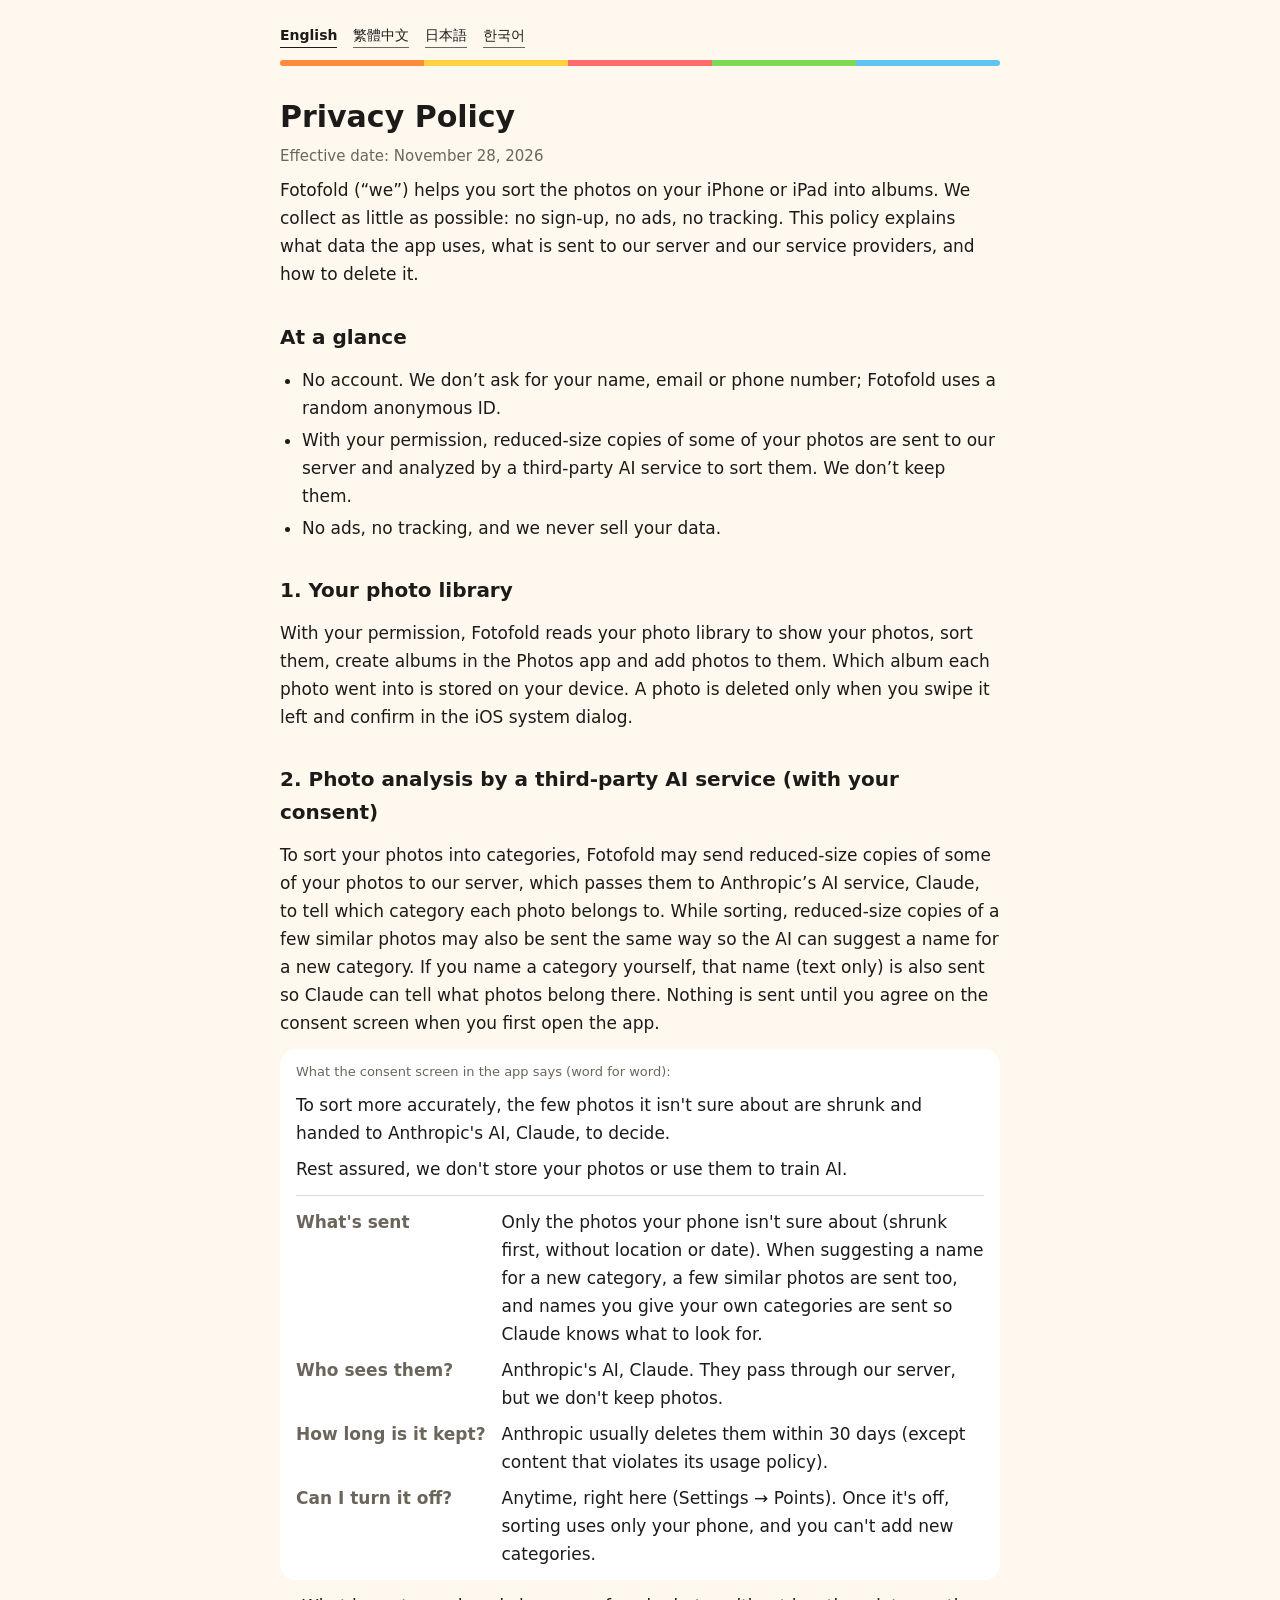
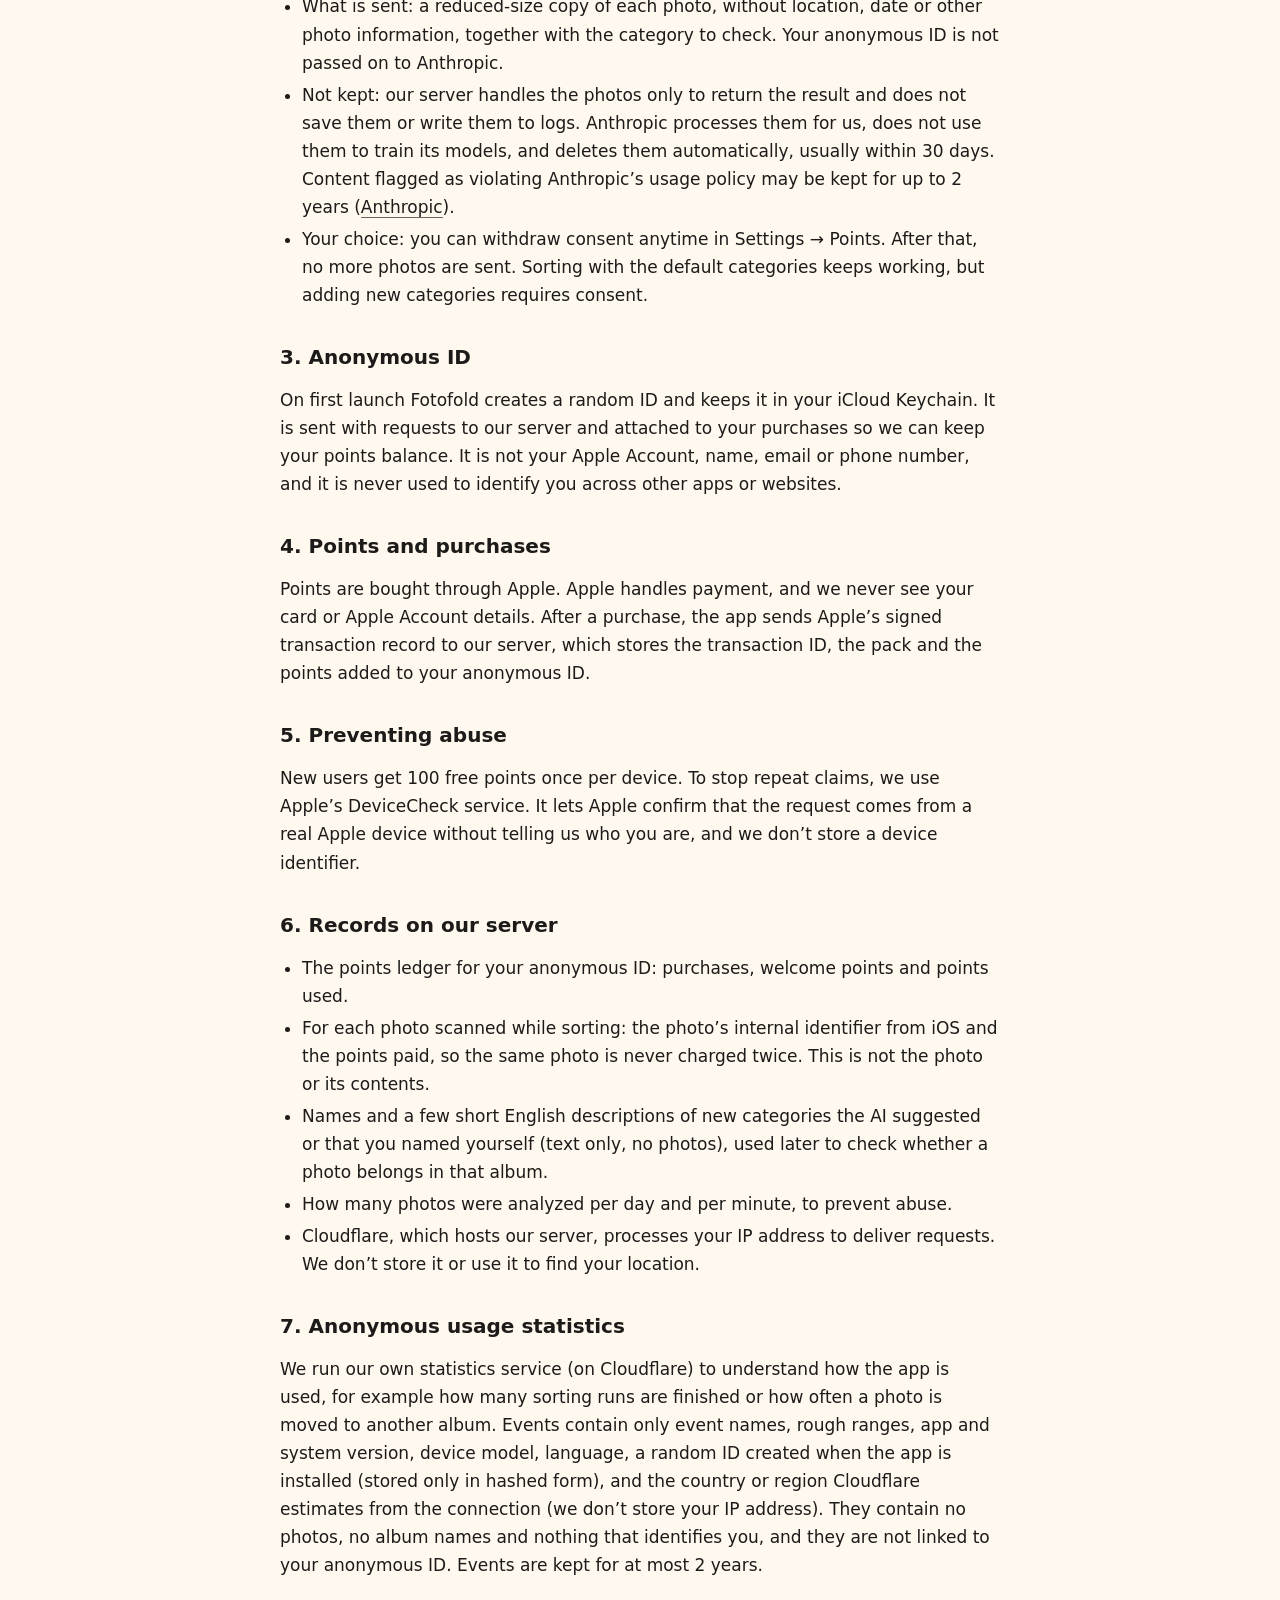
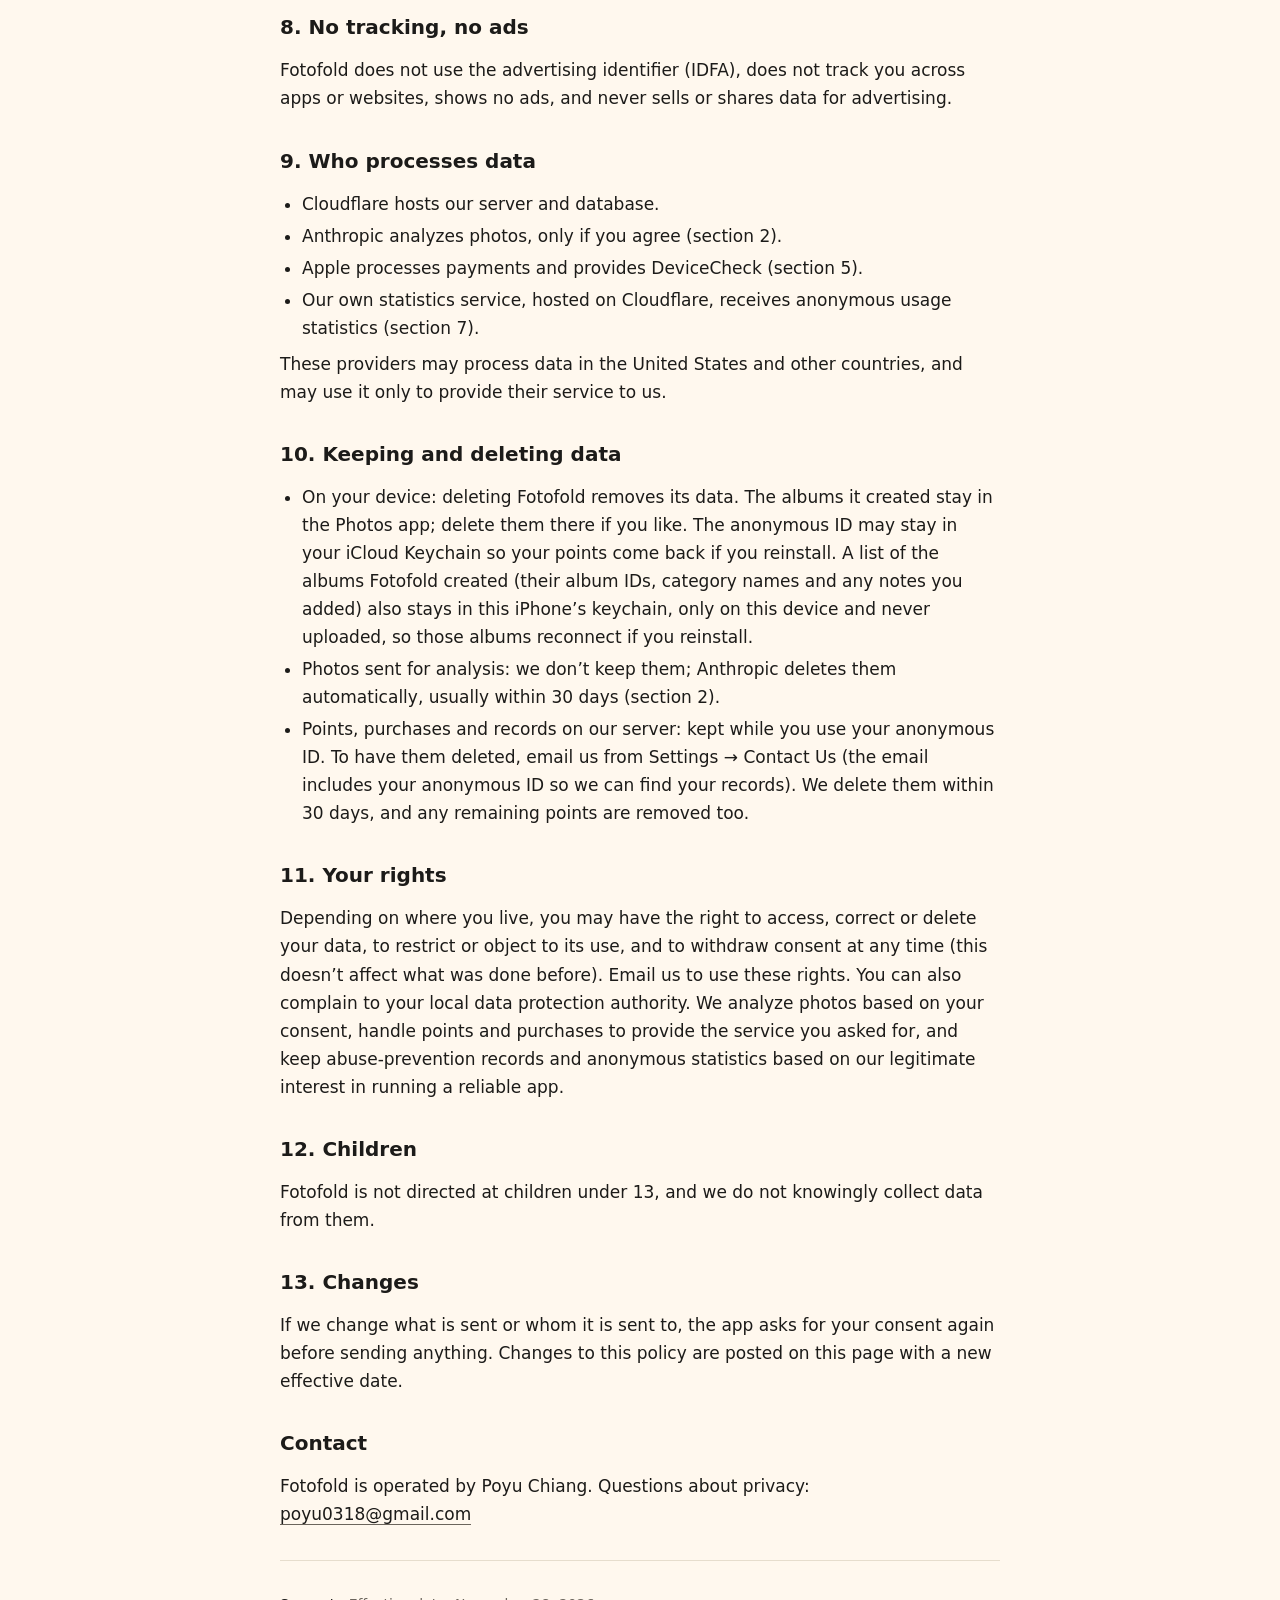
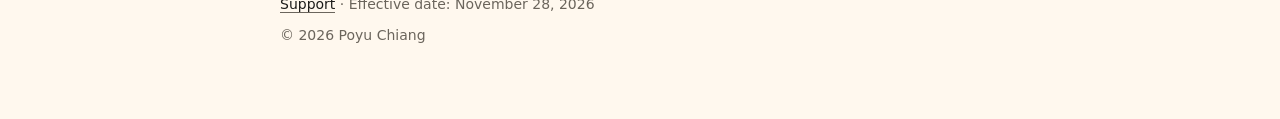
<file: privacy-zh-Hans.html>
<!doctype html>
<html lang="en">
<head>
<meta charset="utf-8">
<meta http-equiv="refresh" content="0; url=privacy.html">
<link rel="canonical" href="privacy.html">
<meta name="robots" content="noindex">
<title>Fotofold</title>
</head>
<body>
<p><a href="privacy.html">Fotofold</a></p>
</body>
</html>
</file>
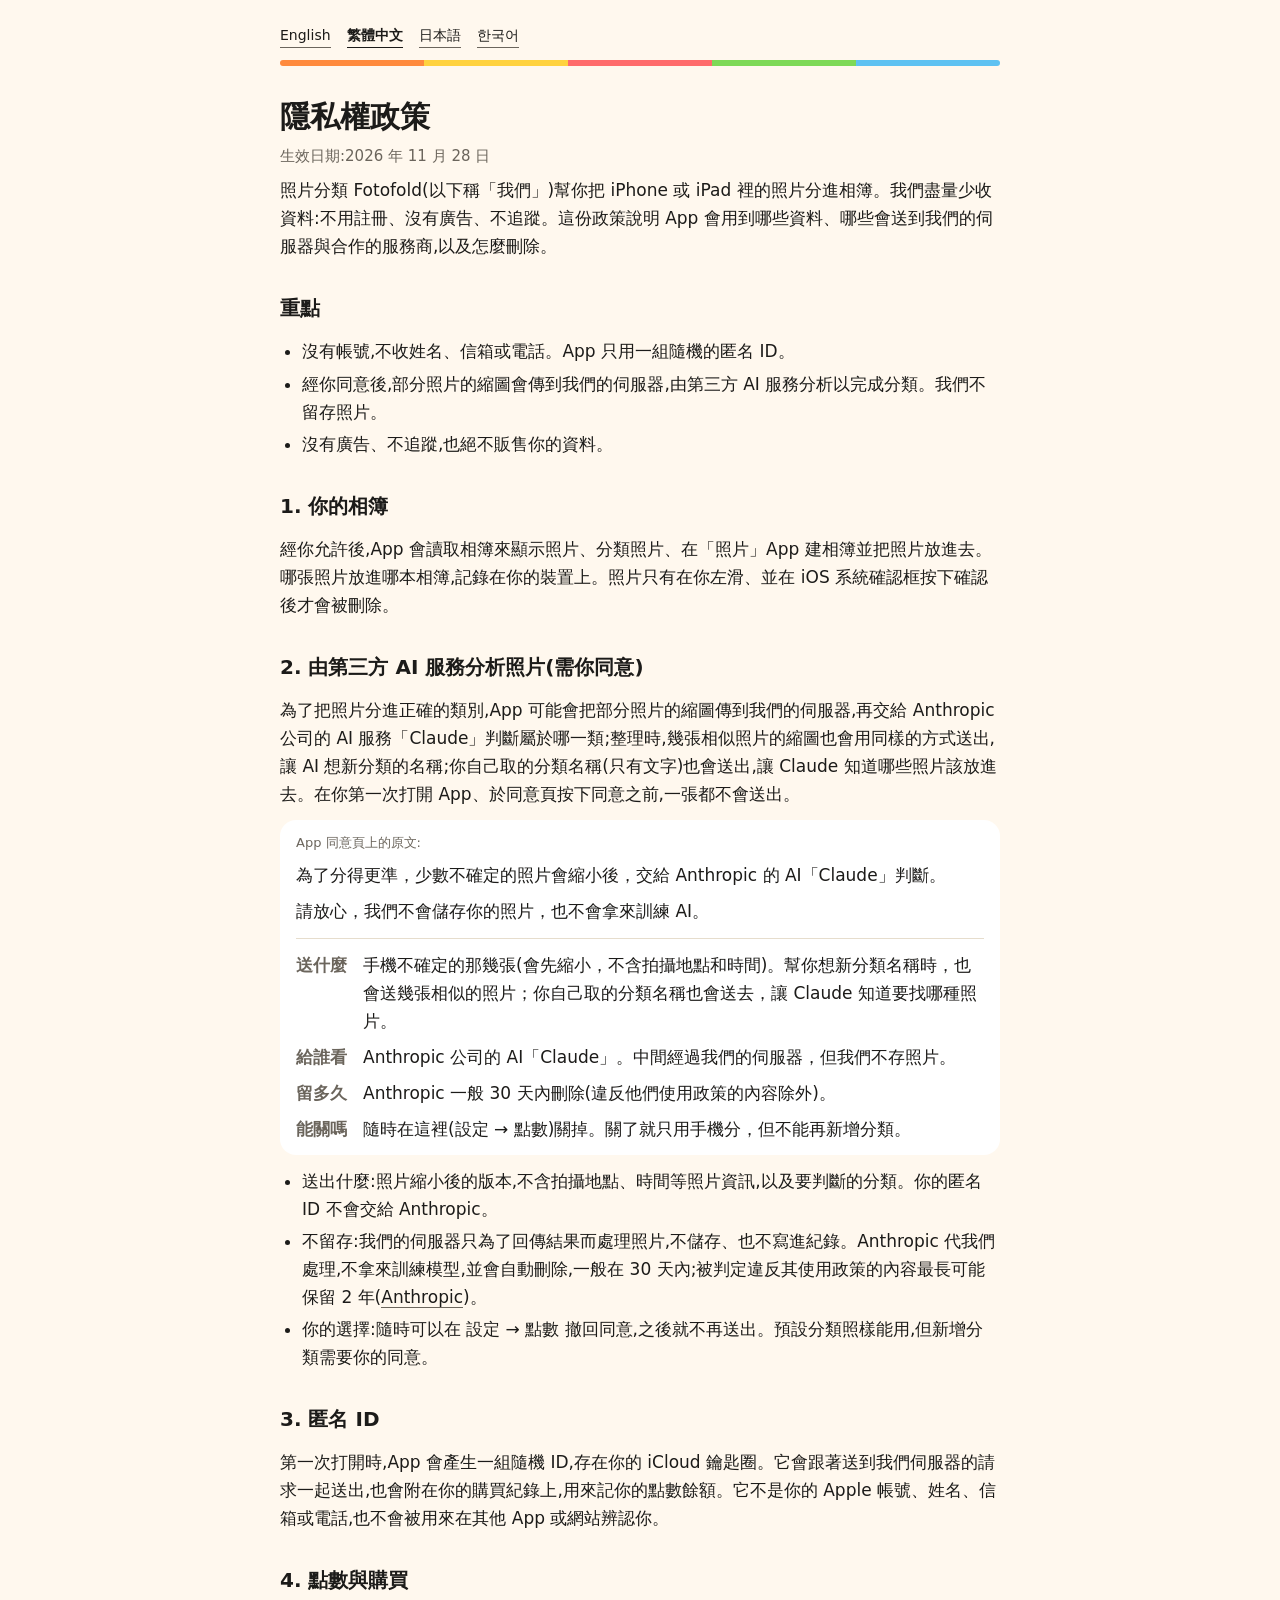
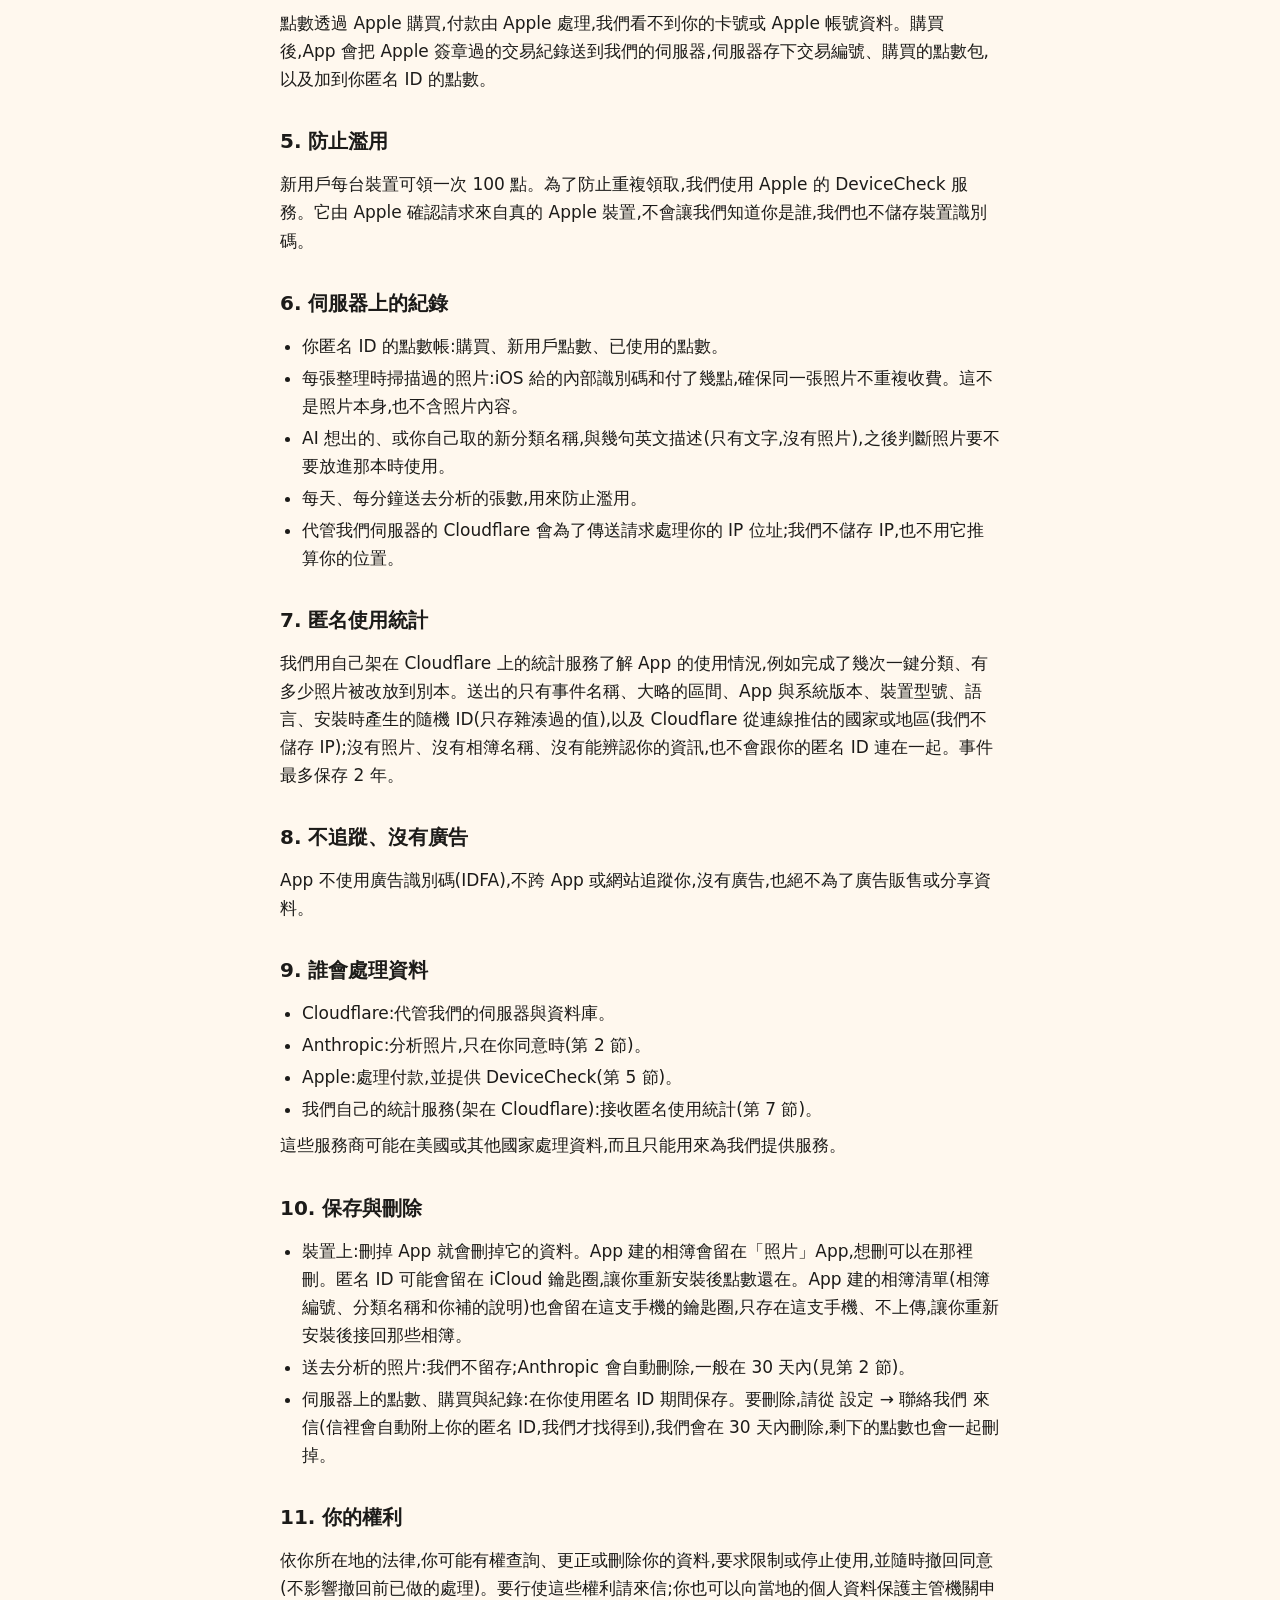
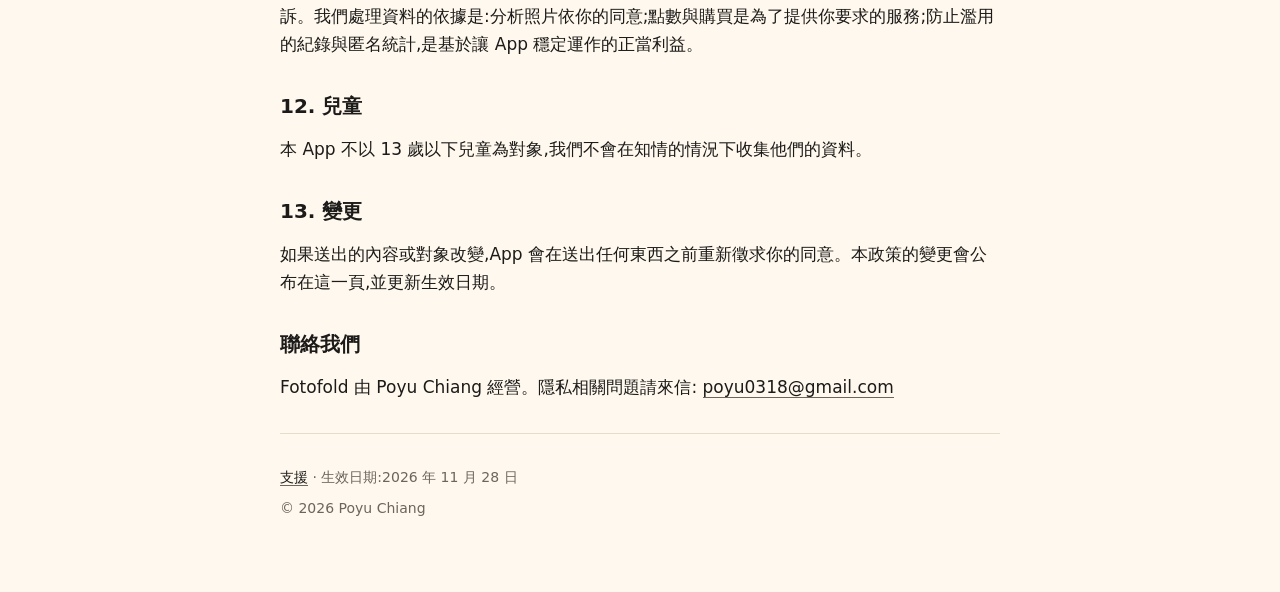
<file: privacy-zh-Hant.html>
<!doctype html>
<html lang="zh-Hant">
<head>
<meta charset="utf-8">
<meta name="viewport" content="width=device-width, initial-scale=1">
<meta name="color-scheme" content="light dark">
<title>照片分類 Fotofold — 隱私權政策</title>
<link rel="alternate" hreflang="en" href="privacy.html">
<link rel="alternate" hreflang="zh-Hant" href="privacy-zh-Hant.html">
<link rel="alternate" hreflang="ja" href="privacy-ja.html">
<link rel="alternate" hreflang="ko" href="privacy-ko.html">
<link rel="stylesheet" href="style.css">
</head>
<body>
<main>

<nav class="lang" aria-label="Language"><a href="privacy.html" hreflang="en">English</a> <a href="privacy-zh-Hant.html" hreflang="zh-Hant" aria-current="page">繁體中文</a> <a href="privacy-ja.html" hreflang="ja">日本語</a> <a href="privacy-ko.html" hreflang="ko">한국어</a></nav>
<div class="stripe" aria-hidden="true"><span style="background:var(--orange)"></span><span style="background:var(--yellow)"></span><span style="background:var(--coral)"></span><span style="background:var(--green)"></span><span style="background:var(--sky)"></span></div>
<header><h1>隱私權政策</h1><p class="effective">生效日期:2026 年 11 月 28 日</p></header>
<p>照片分類 Fotofold(以下稱「我們」)幫你把 iPhone 或 iPad 裡的照片分進相簿。我們盡量少收資料:不用註冊、沒有廣告、不追蹤。這份政策說明 App 會用到哪些資料、哪些會送到我們的伺服器與合作的服務商,以及怎麼刪除。</p>
<section><h2>重點</h2><ul><li>沒有帳號,不收姓名、信箱或電話。App 只用一組隨機的匿名 ID。</li><li>經你同意後,部分照片的縮圖會傳到我們的伺服器,由第三方 AI 服務分析以完成分類。我們不留存照片。</li><li>沒有廣告、不追蹤,也絕不販售你的資料。</li></ul></section>
<section><h2>1. 你的相簿</h2><p>經你允許後,App 會讀取相簿來顯示照片、分類照片、在「照片」App 建相簿並把照片放進去。哪張照片放進哪本相簿,記錄在你的裝置上。照片只有在你左滑、並在 iOS 系統確認框按下確認後才會被刪除。</p></section>
<section><h2>2. 由第三方 AI 服務分析照片(需你同意)</h2><p>為了把照片分進正確的類別,App 可能會把部分照片的縮圖傳到我們的伺服器,再交給 Anthropic 公司的 AI 服務「Claude」判斷屬於哪一類;整理時,幾張相似照片的縮圖也會用同樣的方式送出,讓 AI 想新分類的名稱;你自己取的分類名稱(只有文字)也會送出,讓 Claude 知道哪些照片該放進去。在你第一次打開 App、於同意頁按下同意之前,一張都不會送出。</p><div class="consent"><p class="label">App 同意頁上的原文:</p><div class="summary"><p>為了分得更準，少數不確定的照片會縮小後，交給 Anthropic 的 AI「Claude」判斷。</p><p>請放心，我們不會儲存你的照片，也不會拿來訓練 AI。</p></div><dl><dt>送什麼</dt><dd>手機不確定的那幾張(會先縮小，不含拍攝地點和時間)。幫你想新分類名稱時，也會送幾張相似的照片；你自己取的分類名稱也會送去，讓 Claude 知道要找哪種照片。</dd><dt>給誰看</dt><dd>Anthropic 公司的 AI「Claude」。中間經過我們的伺服器，但我們不存照片。</dd><dt>留多久</dt><dd>Anthropic 一般 30 天內刪除(違反他們使用政策的內容除外)。</dd><dt>能關嗎</dt><dd>隨時在這裡(設定 → 點數)關掉。關了就只用手機分，但不能再新增分類。</dd></dl></div><ul><li>送出什麼:照片縮小後的版本,不含拍攝地點、時間等照片資訊,以及要判斷的分類。你的匿名 ID 不會交給 Anthropic。</li><li>不留存:我們的伺服器只為了回傳結果而處理照片,不儲存、也不寫進紀錄。Anthropic 代我們處理,不拿來訓練模型,並會自動刪除,一般在 30 天內;被判定違反其使用政策的內容最長可能保留 2 年(<a href="https://privacy.claude.com/en/articles/7996866-how-long-do-you-store-my-organization-s-data">Anthropic</a>)。</li><li>你的選擇:隨時可以在 設定 → 點數 撤回同意,之後就不再送出。預設分類照樣能用,但新增分類需要你的同意。</li></ul></section>
<section><h2>3. 匿名 ID</h2><p>第一次打開時,App 會產生一組隨機 ID,存在你的 iCloud 鑰匙圈。它會跟著送到我們伺服器的請求一起送出,也會附在你的購買紀錄上,用來記你的點數餘額。它不是你的 Apple 帳號、姓名、信箱或電話,也不會被用來在其他 App 或網站辨認你。</p></section>
<section><h2>4. 點數與購買</h2><p>點數透過 Apple 購買,付款由 Apple 處理,我們看不到你的卡號或 Apple 帳號資料。購買後,App 會把 Apple 簽章過的交易紀錄送到我們的伺服器,伺服器存下交易編號、購買的點數包,以及加到你匿名 ID 的點數。</p></section>
<section><h2>5. 防止濫用</h2><p>新用戶每台裝置可領一次 100 點。為了防止重複領取,我們使用 Apple 的 DeviceCheck 服務。它由 Apple 確認請求來自真的 Apple 裝置,不會讓我們知道你是誰,我們也不儲存裝置識別碼。</p></section>
<section><h2>6. 伺服器上的紀錄</h2><ul><li>你匿名 ID 的點數帳:購買、新用戶點數、已使用的點數。</li><li>每張整理時掃描過的照片:iOS 給的內部識別碼和付了幾點,確保同一張照片不重複收費。這不是照片本身,也不含照片內容。</li><li>AI 想出的、或你自己取的新分類名稱,與幾句英文描述(只有文字,沒有照片),之後判斷照片要不要放進那本時使用。</li><li>每天、每分鐘送去分析的張數,用來防止濫用。</li><li>代管我們伺服器的 Cloudflare 會為了傳送請求處理你的 IP 位址;我們不儲存 IP,也不用它推算你的位置。</li></ul></section>
<section><h2>7. 匿名使用統計</h2><p>我們用自己架在 Cloudflare 上的統計服務了解 App 的使用情況,例如完成了幾次一鍵分類、有多少照片被改放到別本。送出的只有事件名稱、大略的區間、App 與系統版本、裝置型號、語言、安裝時產生的隨機 ID(只存雜湊過的值),以及 Cloudflare 從連線推估的國家或地區(我們不儲存 IP);沒有照片、沒有相簿名稱、沒有能辨認你的資訊,也不會跟你的匿名 ID 連在一起。事件最多保存 2 年。</p></section>
<section><h2>8. 不追蹤、沒有廣告</h2><p>App 不使用廣告識別碼(IDFA),不跨 App 或網站追蹤你,沒有廣告,也絕不為了廣告販售或分享資料。</p></section>
<section><h2>9. 誰會處理資料</h2><ul><li>Cloudflare:代管我們的伺服器與資料庫。</li><li>Anthropic:分析照片,只在你同意時(第 2 節)。</li><li>Apple:處理付款,並提供 DeviceCheck(第 5 節)。</li><li>我們自己的統計服務(架在 Cloudflare):接收匿名使用統計(第 7 節)。</li></ul><p>這些服務商可能在美國或其他國家處理資料,而且只能用來為我們提供服務。</p></section>
<section><h2>10. 保存與刪除</h2><ul><li>裝置上:刪掉 App 就會刪掉它的資料。App 建的相簿會留在「照片」App,想刪可以在那裡刪。匿名 ID 可能會留在 iCloud 鑰匙圈,讓你重新安裝後點數還在。App 建的相簿清單(相簿編號、分類名稱和你補的說明)也會留在這支手機的鑰匙圈,只存在這支手機、不上傳,讓你重新安裝後接回那些相簿。</li><li>送去分析的照片:我們不留存;Anthropic 會自動刪除,一般在 30 天內(見第 2 節)。</li><li>伺服器上的點數、購買與紀錄:在你使用匿名 ID 期間保存。要刪除,請從 設定 → 聯絡我們 來信(信裡會自動附上你的匿名 ID,我們才找得到),我們會在 30 天內刪除,剩下的點數也會一起刪掉。</li></ul></section>
<section><h2>11. 你的權利</h2><p>依你所在地的法律,你可能有權查詢、更正或刪除你的資料,要求限制或停止使用,並隨時撤回同意(不影響撤回前已做的處理)。要行使這些權利請來信;你也可以向當地的個人資料保護主管機關申訴。我們處理資料的依據是:分析照片依你的同意;點數與購買是為了提供你要求的服務;防止濫用的紀錄與匿名統計,是基於讓 App 穩定運作的正當利益。</p></section>
<section><h2>12. 兒童</h2><p>本 App 不以 13 歲以下兒童為對象,我們不會在知情的情況下收集他們的資料。</p></section>
<section><h2>13. 變更</h2><p>如果送出的內容或對象改變,App 會在送出任何東西之前重新徵求你的同意。本政策的變更會公布在這一頁,並更新生效日期。</p></section>
<section><h2>聯絡我們</h2><p>Fotofold 由 Poyu Chiang 經營。隱私相關問題請來信: <a href="mailto:poyu0318@gmail.com">poyu0318@gmail.com</a></p></section>
<footer><p><a href="index-zh-Hant.html">支援</a> · 生效日期:2026 年 11 月 28 日</p><p>© 2026 Poyu Chiang</p></footer>
</main>
</body>
</html>
</file>
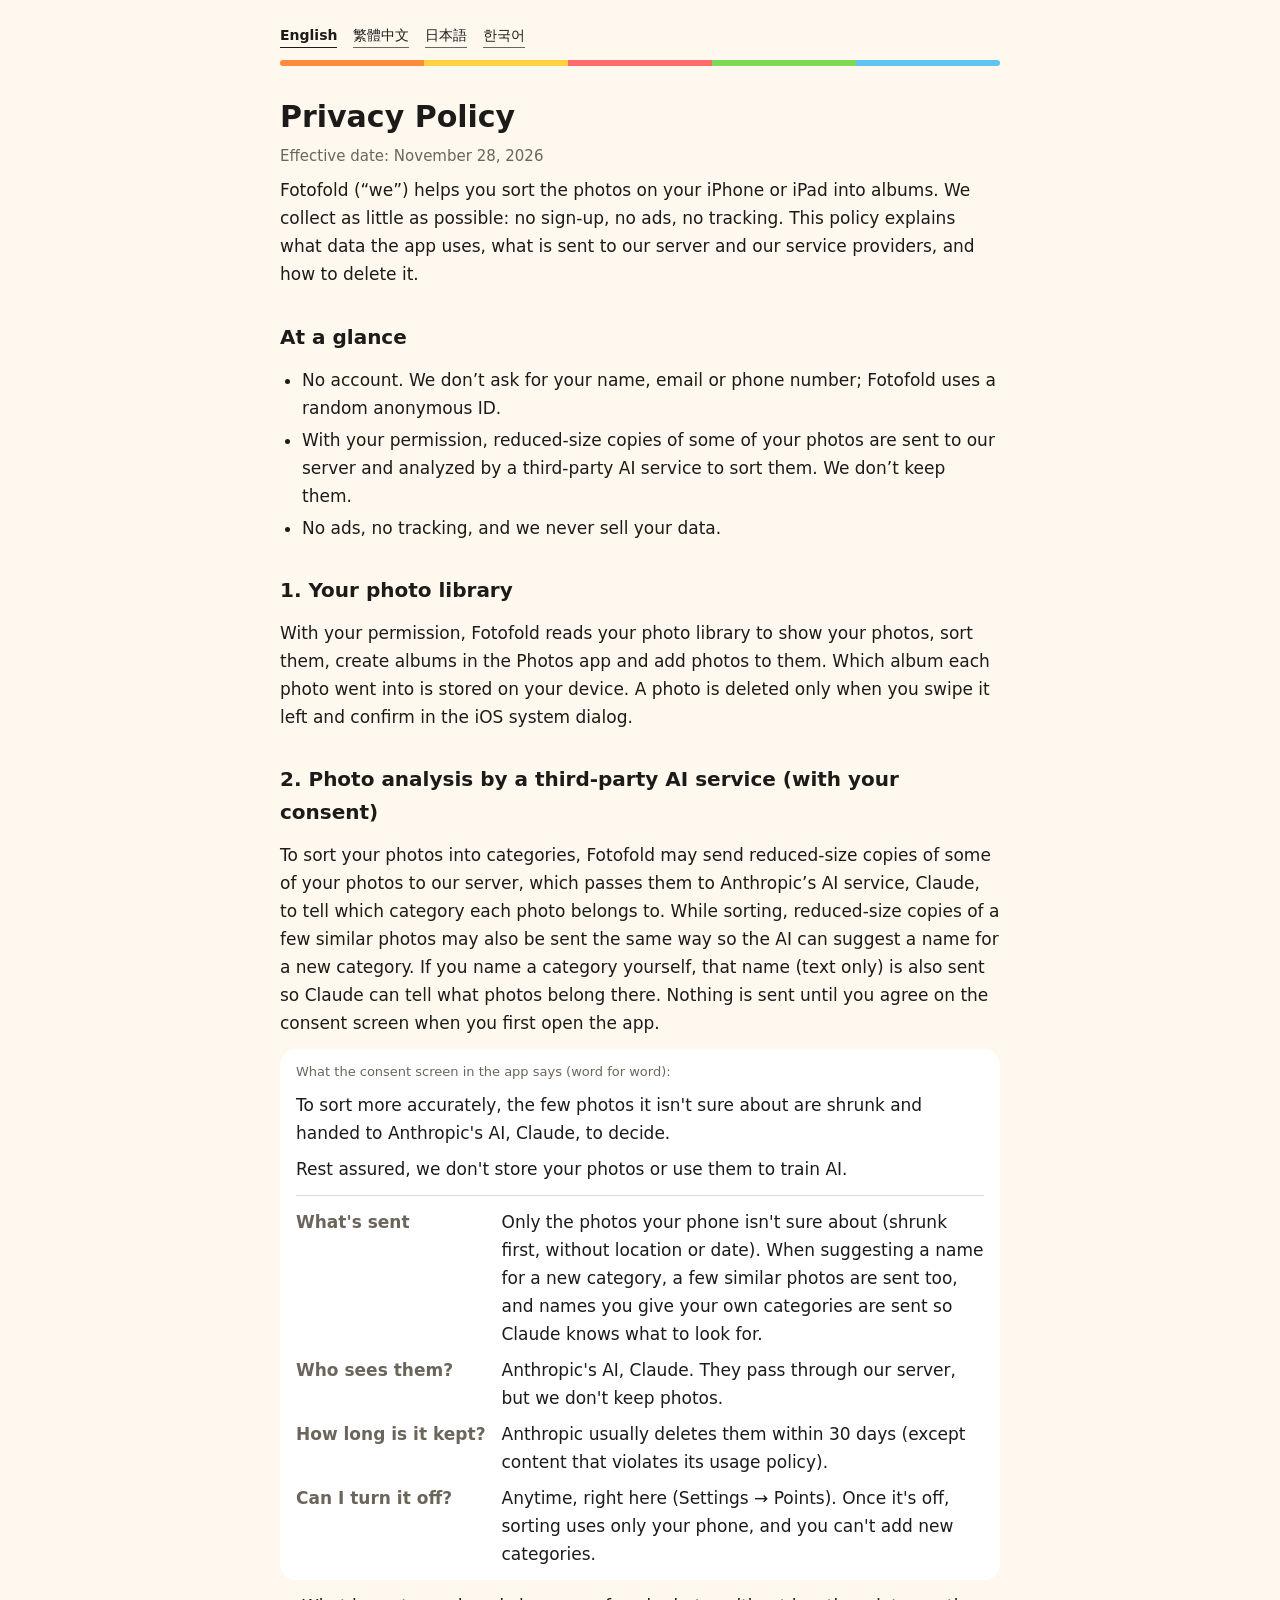
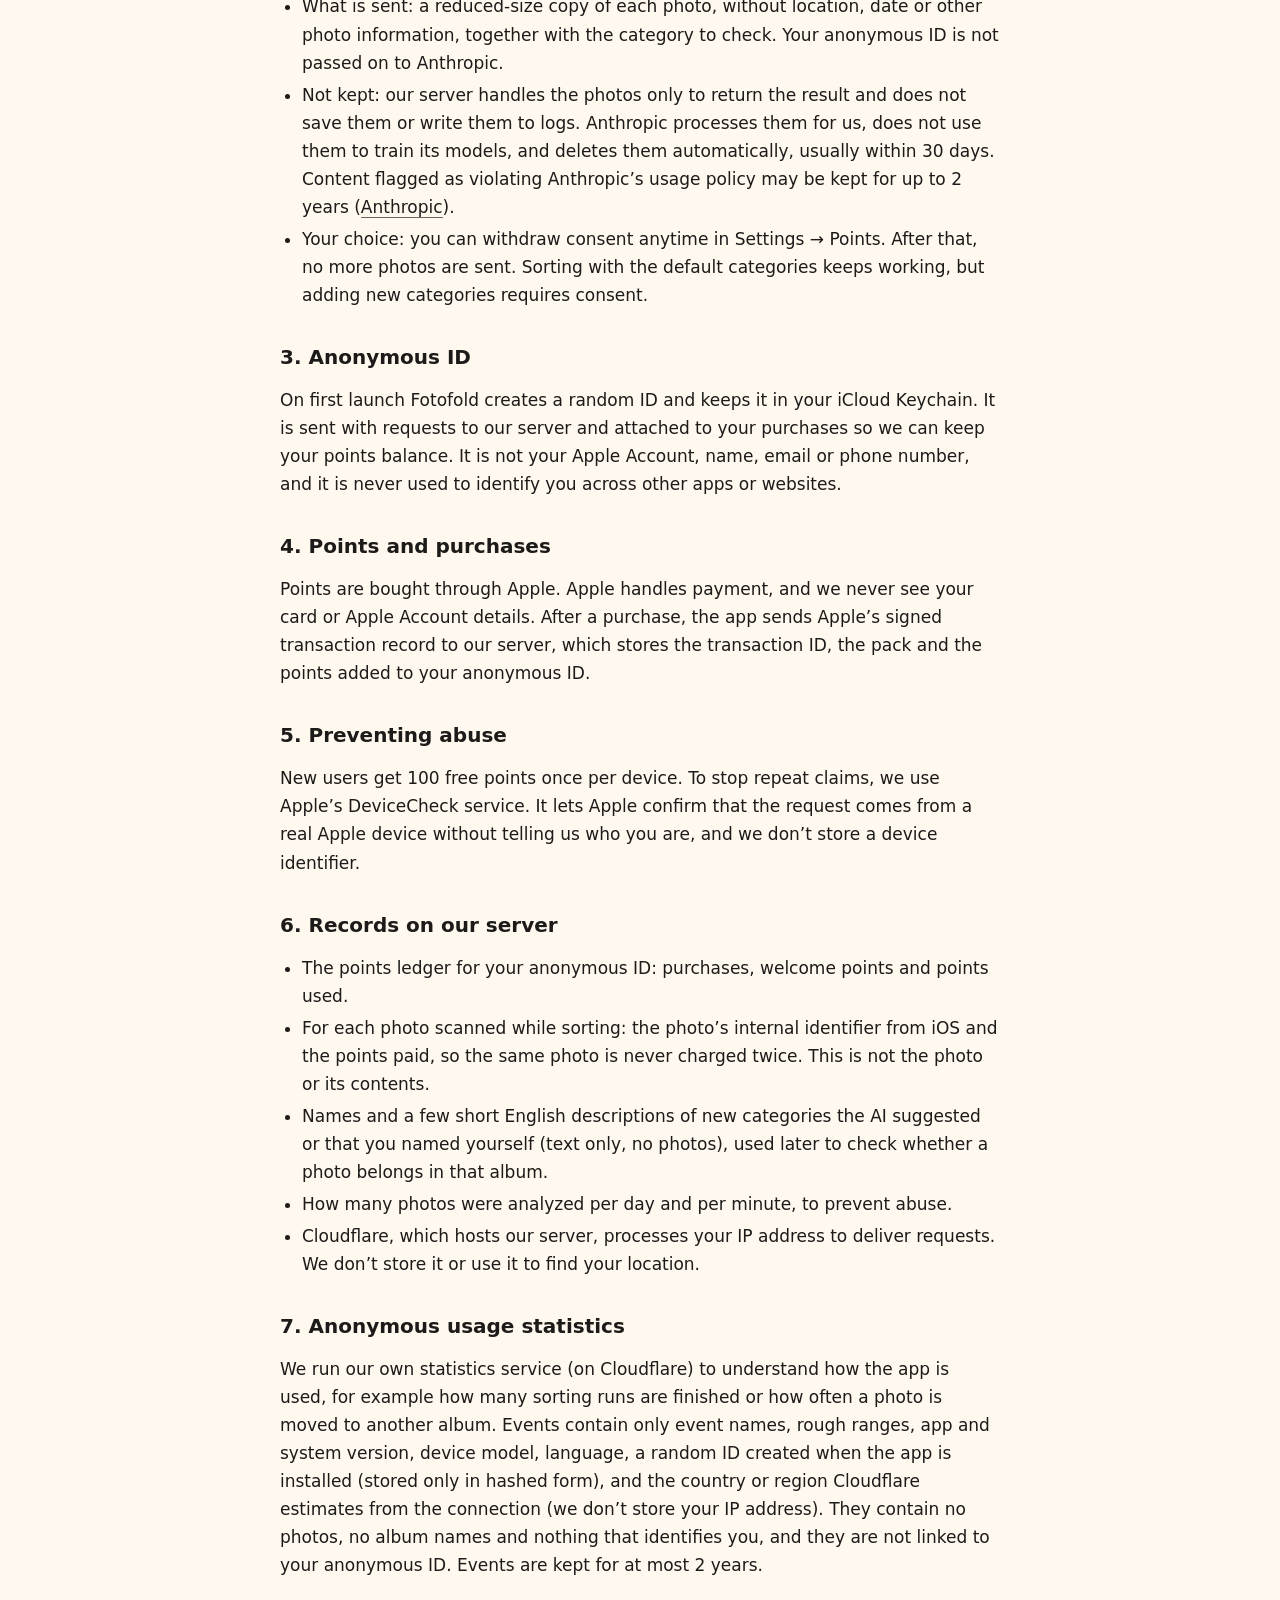
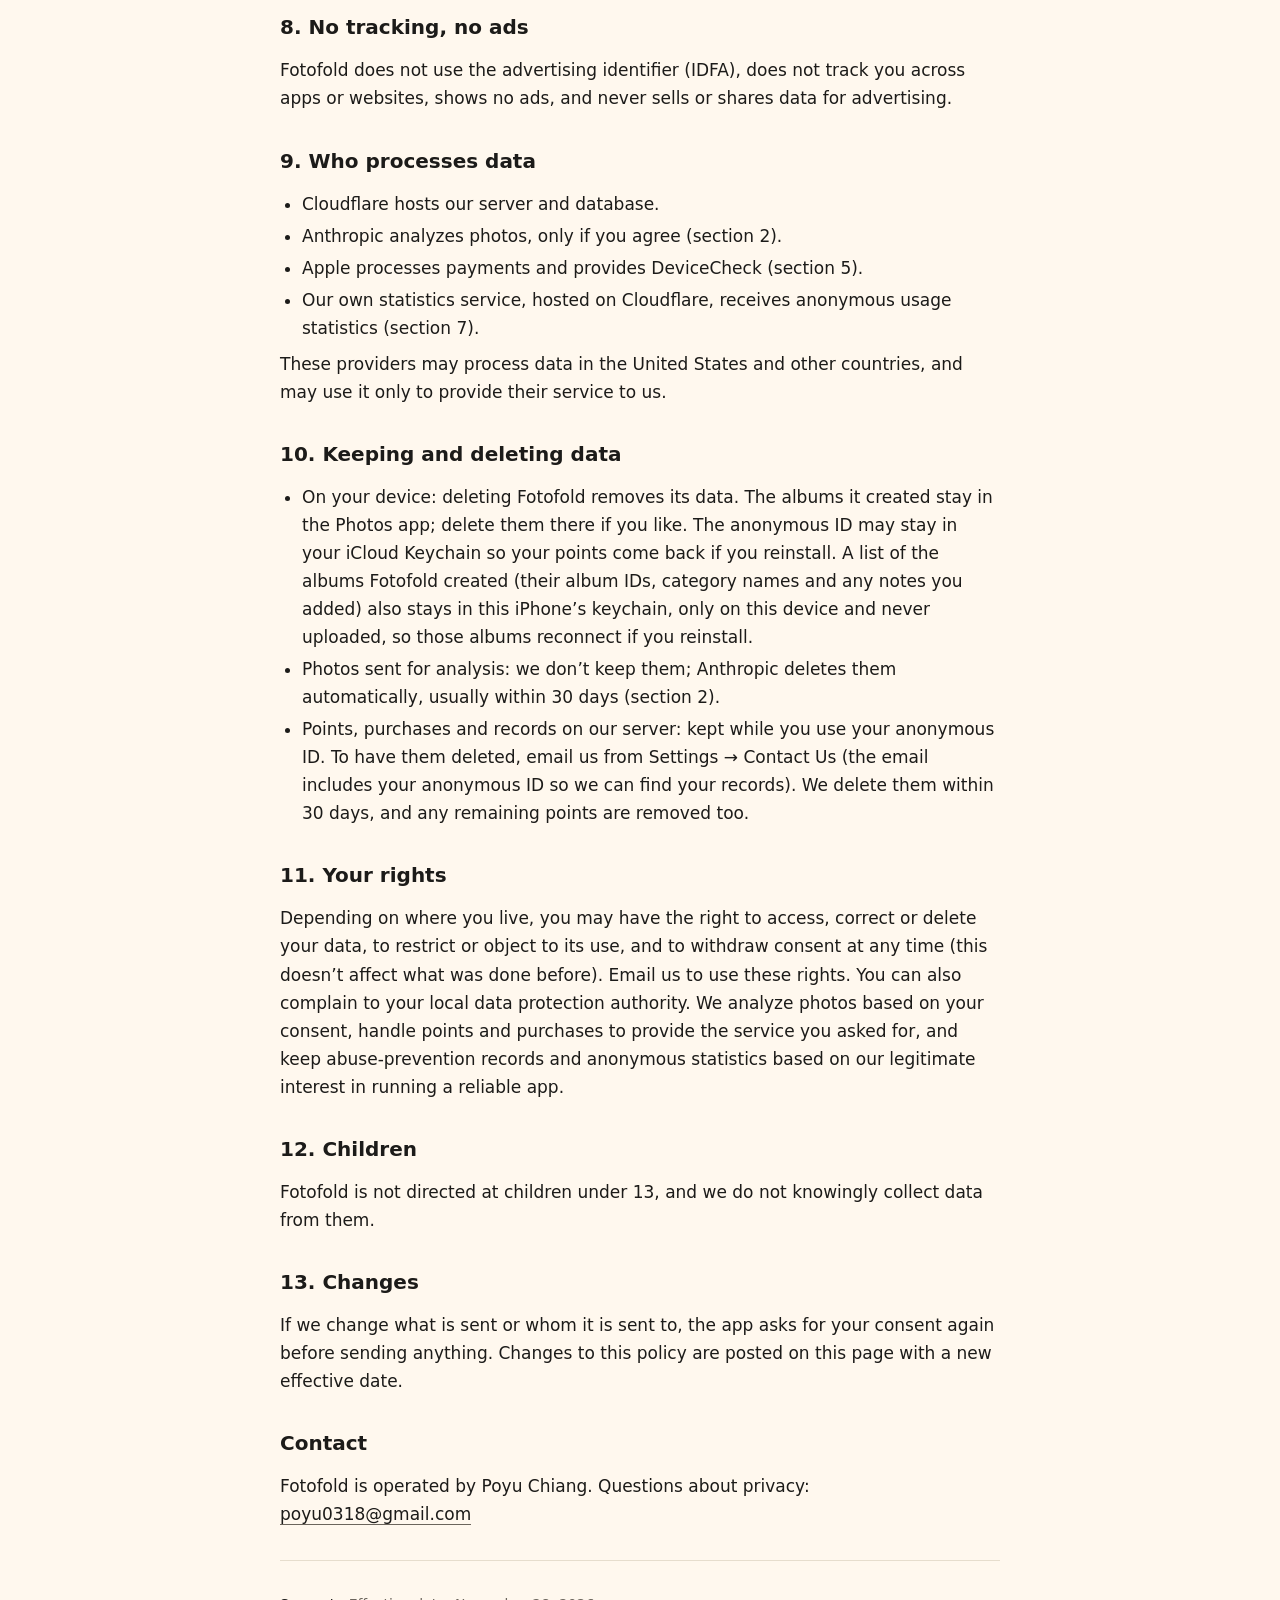
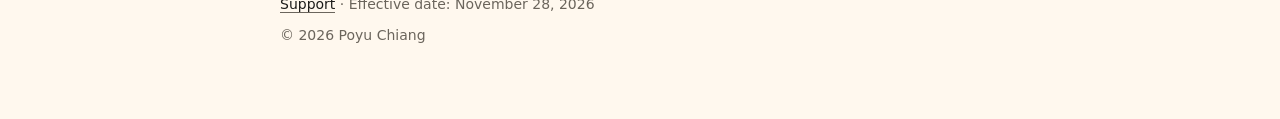
<file: privacy.html>
<!doctype html>
<html lang="en">
<head>
<meta charset="utf-8">
<meta name="viewport" content="width=device-width, initial-scale=1">
<meta name="color-scheme" content="light dark">
<title>Fotofold — Privacy Policy</title>
<link rel="alternate" hreflang="en" href="privacy.html">
<link rel="alternate" hreflang="zh-Hant" href="privacy-zh-Hant.html">
<link rel="alternate" hreflang="ja" href="privacy-ja.html">
<link rel="alternate" hreflang="ko" href="privacy-ko.html">
<link rel="stylesheet" href="style.css">
</head>
<body>
<main>

<nav class="lang" aria-label="Language"><a href="privacy.html" hreflang="en" aria-current="page">English</a> <a href="privacy-zh-Hant.html" hreflang="zh-Hant">繁體中文</a> <a href="privacy-ja.html" hreflang="ja">日本語</a> <a href="privacy-ko.html" hreflang="ko">한국어</a></nav>
<div class="stripe" aria-hidden="true"><span style="background:var(--orange)"></span><span style="background:var(--yellow)"></span><span style="background:var(--coral)"></span><span style="background:var(--green)"></span><span style="background:var(--sky)"></span></div>
<header><h1>Privacy Policy</h1><p class="effective">Effective date: November 28, 2026</p></header>
<p>Fotofold (“we”) helps you sort the photos on your iPhone or iPad into albums. We collect as little as possible: no sign-up, no ads, no tracking. This policy explains what data the app uses, what is sent to our server and our service providers, and how to delete it.</p>
<section><h2>At a glance</h2><ul><li>No account. We don’t ask for your name, email or phone number; Fotofold uses a random anonymous ID.</li><li>With your permission, reduced-size copies of some of your photos are sent to our server and analyzed by a third-party AI service to sort them. We don’t keep them.</li><li>No ads, no tracking, and we never sell your data.</li></ul></section>
<section><h2>1. Your photo library</h2><p>With your permission, Fotofold reads your photo library to show your photos, sort them, create albums in the Photos app and add photos to them. Which album each photo went into is stored on your device. A photo is deleted only when you swipe it left and confirm in the iOS system dialog.</p></section>
<section><h2>2. Photo analysis by a third-party AI service (with your consent)</h2><p>To sort your photos into categories, Fotofold may send reduced-size copies of some of your photos to our server, which passes them to Anthropic’s AI service, Claude, to tell which category each photo belongs to. While sorting, reduced-size copies of a few similar photos may also be sent the same way so the AI can suggest a name for a new category. If you name a category yourself, that name (text only) is also sent so Claude can tell what photos belong there. Nothing is sent until you agree on the consent screen when you first open the app.</p><div class="consent"><p class="label">What the consent screen in the app says (word for word):</p><div class="summary"><p>To sort more accurately, the few photos it isn&#x27;t sure about are shrunk and handed to Anthropic&#x27;s AI, Claude, to decide.</p><p>Rest assured, we don&#x27;t store your photos or use them to train AI.</p></div><dl><dt>What&#x27;s sent</dt><dd>Only the photos your phone isn&#x27;t sure about (shrunk first, without location or date). When suggesting a name for a new category, a few similar photos are sent too, and names you give your own categories are sent so Claude knows what to look for.</dd><dt>Who sees them?</dt><dd>Anthropic&#x27;s AI, Claude. They pass through our server, but we don&#x27;t keep photos.</dd><dt>How long is it kept?</dt><dd>Anthropic usually deletes them within 30 days (except content that violates its usage policy).</dd><dt>Can I turn it off?</dt><dd>Anytime, right here (Settings → Points). Once it&#x27;s off, sorting uses only your phone, and you can&#x27;t add new categories.</dd></dl></div><ul><li>What is sent: a reduced-size copy of each photo, without location, date or other photo information, together with the category to check. Your anonymous ID is not passed on to Anthropic.</li><li>Not kept: our server handles the photos only to return the result and does not save them or write them to logs. Anthropic processes them for us, does not use them to train its models, and deletes them automatically, usually within 30 days. Content flagged as violating Anthropic’s usage policy may be kept for up to 2 years (<a href="https://privacy.claude.com/en/articles/7996866-how-long-do-you-store-my-organization-s-data">Anthropic</a>).</li><li>Your choice: you can withdraw consent anytime in Settings → Points. After that, no more photos are sent. Sorting with the default categories keeps working, but adding new categories requires consent.</li></ul></section>
<section><h2>3. Anonymous ID</h2><p>On first launch Fotofold creates a random ID and keeps it in your iCloud Keychain. It is sent with requests to our server and attached to your purchases so we can keep your points balance. It is not your Apple Account, name, email or phone number, and it is never used to identify you across other apps or websites.</p></section>
<section><h2>4. Points and purchases</h2><p>Points are bought through Apple. Apple handles payment, and we never see your card or Apple Account details. After a purchase, the app sends Apple’s signed transaction record to our server, which stores the transaction ID, the pack and the points added to your anonymous ID.</p></section>
<section><h2>5. Preventing abuse</h2><p>New users get 100 free points once per device. To stop repeat claims, we use Apple’s DeviceCheck service. It lets Apple confirm that the request comes from a real Apple device without telling us who you are, and we don’t store a device identifier.</p></section>
<section><h2>6. Records on our server</h2><ul><li>The points ledger for your anonymous ID: purchases, welcome points and points used.</li><li>For each photo scanned while sorting: the photo’s internal identifier from iOS and the points paid, so the same photo is never charged twice. This is not the photo or its contents.</li><li>Names and a few short English descriptions of new categories the AI suggested or that you named yourself (text only, no photos), used later to check whether a photo belongs in that album.</li><li>How many photos were analyzed per day and per minute, to prevent abuse.</li><li>Cloudflare, which hosts our server, processes your IP address to deliver requests. We don’t store it or use it to find your location.</li></ul></section>
<section><h2>7. Anonymous usage statistics</h2><p>We run our own statistics service (on Cloudflare) to understand how the app is used, for example how many sorting runs are finished or how often a photo is moved to another album. Events contain only event names, rough ranges, app and system version, device model, language, a random ID created when the app is installed (stored only in hashed form), and the country or region Cloudflare estimates from the connection (we don’t store your IP address). They contain no photos, no album names and nothing that identifies you, and they are not linked to your anonymous ID. Events are kept for at most 2 years.</p></section>
<section><h2>8. No tracking, no ads</h2><p>Fotofold does not use the advertising identifier (IDFA), does not track you across apps or websites, shows no ads, and never sells or shares data for advertising.</p></section>
<section><h2>9. Who processes data</h2><ul><li>Cloudflare hosts our server and database.</li><li>Anthropic analyzes photos, only if you agree (section 2).</li><li>Apple processes payments and provides DeviceCheck (section 5).</li><li>Our own statistics service, hosted on Cloudflare, receives anonymous usage statistics (section 7).</li></ul><p>These providers may process data in the United States and other countries, and may use it only to provide their service to us.</p></section>
<section><h2>10. Keeping and deleting data</h2><ul><li>On your device: deleting Fotofold removes its data. The albums it created stay in the Photos app; delete them there if you like. The anonymous ID may stay in your iCloud Keychain so your points come back if you reinstall. A list of the albums Fotofold created (their album IDs, category names and any notes you added) also stays in this iPhone’s keychain, only on this device and never uploaded, so those albums reconnect if you reinstall.</li><li>Photos sent for analysis: we don’t keep them; Anthropic deletes them automatically, usually within 30 days (section 2).</li><li>Points, purchases and records on our server: kept while you use your anonymous ID. To have them deleted, email us from Settings → Contact Us (the email includes your anonymous ID so we can find your records). We delete them within 30 days, and any remaining points are removed too.</li></ul></section>
<section><h2>11. Your rights</h2><p>Depending on where you live, you may have the right to access, correct or delete your data, to restrict or object to its use, and to withdraw consent at any time (this doesn’t affect what was done before). Email us to use these rights. You can also complain to your local data protection authority. We analyze photos based on your consent, handle points and purchases to provide the service you asked for, and keep abuse-prevention records and anonymous statistics based on our legitimate interest in running a reliable app.</p></section>
<section><h2>12. Children</h2><p>Fotofold is not directed at children under 13, and we do not knowingly collect data from them.</p></section>
<section><h2>13. Changes</h2><p>If we change what is sent or whom it is sent to, the app asks for your consent again before sending anything. Changes to this policy are posted on this page with a new effective date.</p></section>
<section><h2>Contact</h2><p>Fotofold is operated by Poyu Chiang. Questions about privacy: <a href="mailto:poyu0318@gmail.com">poyu0318@gmail.com</a></p></section>
<footer><p><a href="index.html">Support</a> · Effective date: November 28, 2026</p><p>© 2026 Poyu Chiang</p></footer>
</main>
</body>
</html>
</file>
<file: style.css>
/* 照片分類 Fotofold 支援站。色值 = DESIGN.md §4 chrome token(bg / surface / ink / sub / hairline,light + dark);
   §2 原則 1:彩色只給分類,這裡只有語言列下面那條五色分類線。系統字,不載入外部字型或任何外部資源。 */
:root {
  --bg: #FFF8EE; --surface: #FFFFFF; --ink: #1C1B19; --sub: #6B655C; --hairline: #E6DDCD;
  --orange: #FF8A3D; --yellow: #FFD23F; --coral: #FF6B6B; --green: #7ED957; --sky: #5EC2F2;
  --space1: 4px; --space2: 8px; --space3: 12px; --space4: 16px; --space5: 24px; --space6: 32px;
  --radius: 16px;
}
@media (prefers-color-scheme: dark) {
  :root { --bg: #1B1917; --surface: #26231F; --ink: #F3EDE2; --sub: #A69E92; --hairline: #3A352E; }
}
* { box-sizing: border-box; }
body {
  margin: 0; background: var(--bg); color: var(--ink);
  font: 17px/1.65 -apple-system, BlinkMacSystemFont, system-ui, "PingFang TC", "PingFang SC",
        "Hiragino Sans", "Apple SD Gothic Neo", "Noto Sans CJK TC", "Helvetica Neue", sans-serif;
  -webkit-font-smoothing: antialiased; padding: var(--space5) var(--space4) 64px;
}
main { max-width: 720px; margin: 0 auto; }
nav.lang { display: flex; flex-wrap: wrap; gap: var(--space2) var(--space4); font-size: 14px; margin-bottom: var(--space3); }
nav.lang a[aria-current] { font-weight: 700; border-bottom-color: var(--ink); }
.stripe { display: flex; height: 6px; border-radius: 3px; overflow: hidden; margin-bottom: var(--space6); }
.stripe span { flex: 1; }
h1 { font-size: 30px; line-height: 1.25; font-weight: 800; margin: 0 0 var(--space2); }
h1 .en { color: var(--sub); font-weight: 500; font-size: 20px; }
.tagline, .effective { color: var(--sub); margin: 0; font-size: 15px; }
h2 { font-size: 20px; font-weight: 700; margin: var(--space6) 0 var(--space3); }
p { margin: var(--space2) 0; }
ul { padding-left: 22px; margin: var(--space2) 0; }
li { margin: var(--space1) 0; }
a { color: var(--ink); text-decoration: none; border-bottom: 1px solid var(--sub); }
a:hover, a:focus-visible { border-bottom-width: 2px; border-bottom-color: var(--ink); }
details, .consent { background: var(--surface); border-radius: var(--radius); margin: var(--space3) 0; padding: var(--space3) var(--space4); }
summary { cursor: pointer; font-weight: 600; }
details p { color: var(--sub); margin-bottom: 0; }
.consent .label { font-size: 13px; color: var(--sub); margin: 0 0 var(--space2); }
.consent .summary p { margin: 0 0 var(--space2); }
.consent dl { display: grid; grid-template-columns: max-content 1fr; gap: var(--space2) var(--space4); margin: var(--space3) 0 0; padding-top: var(--space3); border-top: 1px solid var(--hairline); }
.consent dt { color: var(--sub); font-weight: 600; }
.consent dd { margin: 0; }
footer { margin-top: var(--space6); padding-top: var(--space5); border-top: 1px solid var(--hairline); color: var(--sub); font-size: 14px; }
@media (max-width: 480px) {
  body { padding: var(--space4) var(--space3) 48px; }
  h1 { font-size: 26px; }
  .consent dl { grid-template-columns: 1fr; gap: 0 0; }
  .consent dd { margin-bottom: var(--space2); }
}
</file>
